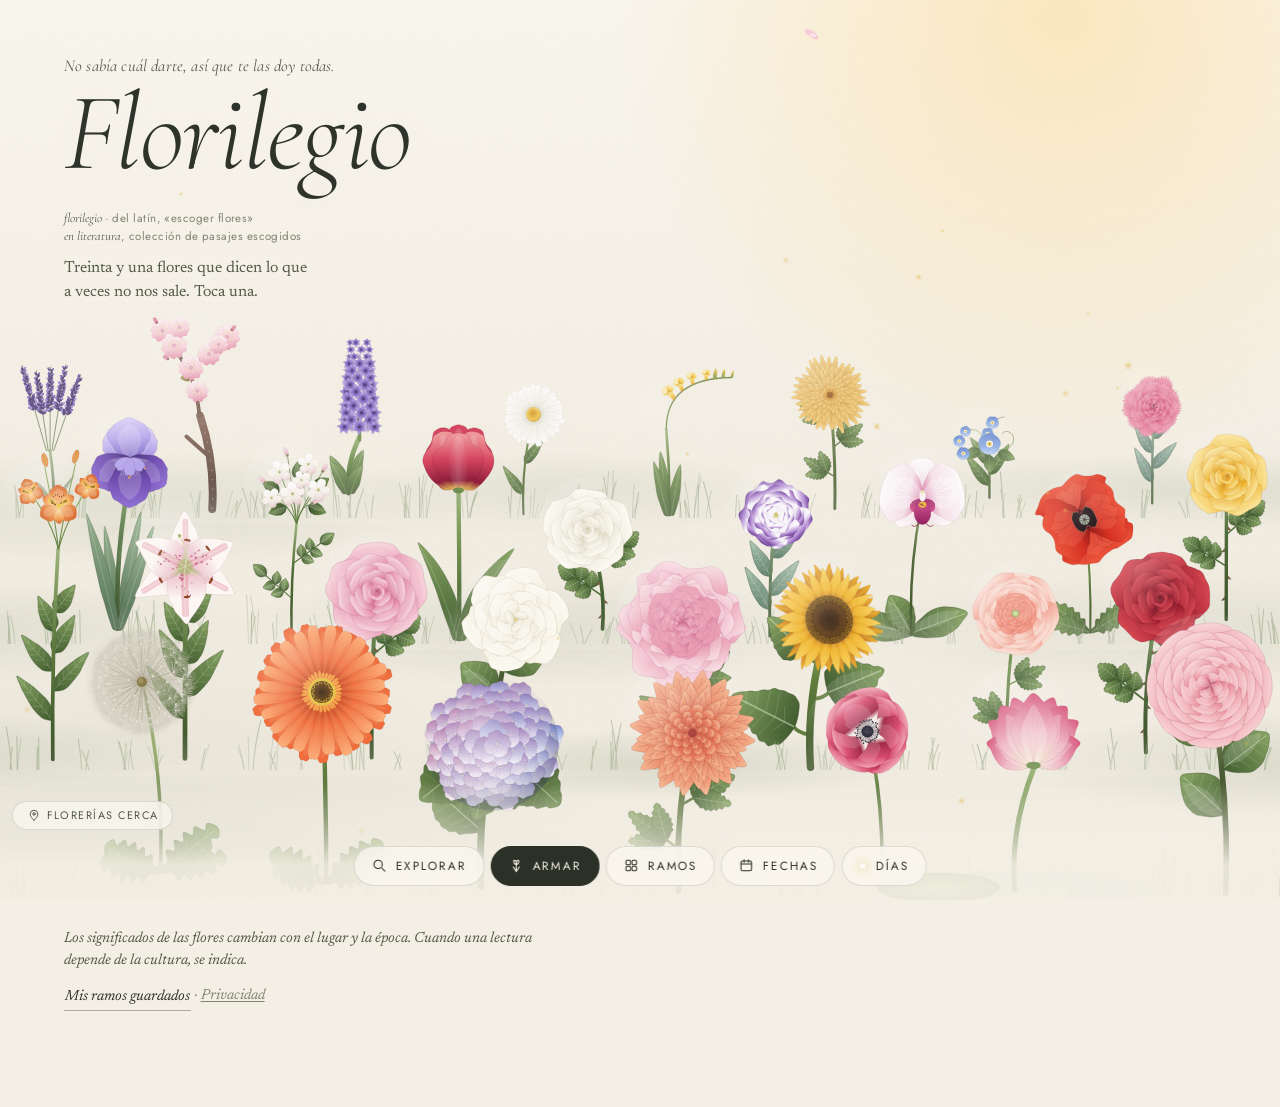
<file: index.html>
<!doctype html>
<html lang="es">
<head>
<meta charset="utf-8">
<meta name="viewport" content="width=device-width, initial-scale=1, viewport-fit=cover">
<title>Florilegio</title>
<meta name="description" content="Para quien quiere regalar flores y no sabe cómo: qué dice cada flor, cómo armar un ramo con ellas y cómo cuidarlo.">
<link rel="icon" href="favicon.svg" type="image/svg+xml">
<link rel="icon" href="favicon.png" type="image/png" sizes="32x32">
<link rel="apple-touch-icon" href="apple-touch-icon.png">
<link rel="preload" href="fonts/cormorant-italic-latin.woff2" as="font" type="font/woff2" crossorigin>
<link rel="preload" href="fonts/newsreader-normal-latin.woff2" as="font" type="font/woff2" crossorigin>
<link rel="preload" href="fonts/jost-normal-latin.woff2" as="font" type="font/woff2" crossorigin>
<link rel="stylesheet" href="css/fonts.css">
<link rel="stylesheet" href="css/styles.css">
<link rel="stylesheet" href="css/atelier.css">
</head>
<body>
<!--BODY-START-->
<div class="sky" aria-hidden="true"></div>

<header class="brand">
  <p class="brand-eyebrow">No sabía cuál darte, así que te las doy todas.</p>
  <h1 class="brand-title">Florilegio</h1>
  <p class="brand-def"><i>florilegio</i> · del latín, «escoger flores»<br><i>en literatura</i>, colección de pasajes escogidos</p>
  <p class="brand-sub"><span id="flowerCount">Treinta y una</span> flores que dicen lo que a&nbsp;veces no nos sale. Toca una.</p>
</header>

<nav class="topnav" aria-label="Secciones">
  <button type="button" id="exploreBtn" class="navbtn" aria-expanded="false" aria-controls="explorer">
    <svg viewBox="0 0 20 20" aria-hidden="true"><circle cx="8.5" cy="8.5" r="5.5"/><path d="M13 13l4.5 4.5"/></svg>
    <span>Explorar</span>
  </button>
  <button type="button" id="atelierBtn" class="navbtn navbtn--primary">
    <svg viewBox="0 0 20 20" aria-hidden="true"><path d="M10 18V9M10 9c-3-1-4-4-3-6 2 0 4 2 3 6zM10 9c3-1 4-4 3-6-2 0-4 2-3 6zM6 12l4 6 4-6"/></svg>
    <span>Armar<span class="navlong"> ramo</span></span>
  </button>
  <button type="button" id="showcaseBtn" class="navbtn">
    <svg viewBox="0 0 20 20" aria-hidden="true"><rect x="3" y="3" width="6" height="6" rx="1.5"/><rect x="11" y="3" width="6" height="6" rx="1.5"/><rect x="3" y="11" width="6" height="6" rx="1.5"/><rect x="11" y="11" width="6" height="6" rx="1.5"/></svg>
    <span>Ramos<span class="navlong"> populares</span></span>
  </button>
  <button type="button" id="fechasBtn" class="navbtn">
    <svg viewBox="0 0 20 20" aria-hidden="true"><rect x="3" y="4" width="14" height="13" rx="2"/><path d="M3 8h14M7 2.5V5.5M13 2.5V5.5"/></svg>
    <span>Fechas</span>
  </button>
  <button type="button" id="daysBtn" class="navbtn navbtn--days">
    <i class="days-dot" aria-hidden="true"></i>
    <span><span class="navlong">Esos </span>días<span class="navlong"> que no hubo</span></span>
  </button>
</nav>

<main id="garden" class="garden" aria-label="Jardín de flores">
  <svg id="ground" class="ground" aria-hidden="true"></svg>
</main>

<canvas id="ambient" class="ambient" aria-hidden="true"></canvas>
<div class="grain" aria-hidden="true"></div>

<div id="filterPill" class="filter-pill" hidden>
  <span id="filterPillText"></span>
  <button type="button" id="filterClear" aria-label="Quitar filtro">
    <svg viewBox="0 0 16 16" aria-hidden="true"><path d="M4 4l8 8M12 4l-8 8"/></svg>
  </button>
</div>

<footer class="colophon">
  <p>Los significados de las flores cambian con el lugar y la época. Cuando una lectura depende de la cultura, se indica.</p>
  <p class="colophon-doors"><button type="button" class="textlink" id="footMine">Mis ramos guardados</button> · <a href="privacidad.html">Privacidad</a></p>
</footer>

<!-- Explorador discreto -->
<div id="exScrim" class="ex-scrim" hidden></div>
<aside id="explorer" class="explorer" aria-label="Explorar flores" hidden>
  <div class="ex-head">
    <h2>Explorar el jardín</h2>
    <button type="button" class="iconbtn" id="exClose" aria-label="Cerrar">
      <svg viewBox="0 0 16 16" aria-hidden="true"><path d="M4 4l8 8M12 4l-8 8"/></svg>
    </button>
  </div>
  <label class="ex-search">
    <span class="sr">Buscar una flor</span>
    <svg viewBox="0 0 20 20" aria-hidden="true"><circle cx="8.5" cy="8.5" r="5.5"/><path d="M13 13l4.5 4.5"/></svg>
    <input id="exSearch" type="search" autocomplete="off" placeholder="Nombre, especie o sentimiento">
  </label>
  <div class="ex-group">
    <p class="label">Lo que quieres decir</p>
    <div class="chips" id="chipsMeaning"></div>
  </div>
  <div class="ex-group">
    <p class="label">Color</p>
    <div class="chips" id="chipsColor"></div>
  </div>
  <div class="ex-group">
    <p class="label">Estación</p>
    <div class="chips" id="chipsSeason"></div>
  </div>
  <p class="ex-count" id="exCount" aria-live="polite"></p>
  <ul class="ex-list" id="exList"></ul>
</aside>

<!-- Flor en primer plano -->
<section id="focus" class="focus" role="dialog" aria-modal="true" aria-labelledby="focusName" hidden>
  <div class="focus-backdrop" id="focusBackdrop"></div>
  <canvas id="fx" class="fx" aria-hidden="true"></canvas>
  <div class="focus-scroll" id="focusScroll">
    <div class="stage" id="stage">
      <div class="stage-slot" id="stageSlot"></div>
      <p class="stage-hint" id="stageHint"></p>
    </div>
    <article class="card" id="card"></article>
  </div>
  <div class="focus-controls">
    <button type="button" class="iconbtn" id="focusPrev" aria-label="Flor anterior">
      <svg viewBox="0 0 16 16" aria-hidden="true"><path d="M10 3L5 8l5 5"/></svg>
    </button>
    <button type="button" class="iconbtn" id="focusNext" aria-label="Flor siguiente">
      <svg viewBox="0 0 16 16" aria-hidden="true"><path d="M6 3l5 5-5 5"/></svg>
    </button>
    <button type="button" class="iconbtn" id="focusClose" aria-label="Volver al jardín">
      <svg viewBox="0 0 16 16" aria-hidden="true"><path d="M4 4l8 8M12 4l-8 8"/></svg>
    </button>
  </div>
</section>

<!-- Esos días que no hubo -->
<section id="days" class="days" aria-labelledby="daysTitle" tabindex="-1" hidden>
  <canvas id="daysFx" class="days-fx" aria-hidden="true"></canvas>
  <div class="days-inner">
    <h2 class="days-title" id="daysTitle">Esos días que no hubo</h2>
    <button type="button" class="days-flower" id="daysFlower" aria-label="Abrir la rosa blanca"></button>
    <p class="days-hint" id="daysHint">toca la flor</p>
    <div class="days-text" id="daysText" aria-live="polite"></div>
    <figure class="days-final" id="daysFinal">
      <p class="days-coda">Y si alguna vez no estuve a la altura de lo que esperaban de mí, de verdad lo lamento. Pero puedo asegurarles algo: nunca me faltó amor ni cariño para dar.</p>
      <p class="days-hand">Escrito a mano. Para todos a quienes les fallé, para quien pensó tanto que olvidó sentir, y para quien nunca recibió flores y quizá siempre las esperó.</p>
      <p class="days-sign">S.S.</p>
    </figure>
  </div>
  <button type="button" class="days-back" id="daysBack">Volver al jardín</button>
</section>

<!-- Taller de ramos -->
<section id="atelier" class="sheet atelier" role="dialog" aria-modal="true" aria-labelledby="atTitle" hidden>
  <header class="sheet-head">
    <div>
      <p class="eyebrow">Taller</p>
      <h2 id="atTitle">Arma tu ramo</h2>
    </div>
    <div class="sheet-actions">
      <button type="button" class="pillbtn" id="atMine"><svg viewBox="0 0 20 20" aria-hidden="true"><path d="M5.5 3h9v14l-4.5-3.2L5.5 17z"/></svg>Mis ramos</button>
      <button type="button" class="iconbtn" id="atClose" aria-label="Cerrar el taller">
        <svg viewBox="0 0 16 16" aria-hidden="true"><path d="M4 4l8 8M12 4l-8 8"/></svg>
      </button>
    </div>
  </header>
  <div class="at-grid">
    <div class="at-palette">
      <section class="at-compose" aria-labelledby="atComposeTitle">
        <p class="label" id="atComposeTitle">Desde lo que sientes</p>
        <label class="sr" for="atIntent">Qué quieres decir con el ramo</label>
        <textarea id="atIntent" rows="3" maxlength="500" placeholder="Ej.: quiero agradecerle a mi abuela todo lo que hace por mí"></textarea>
        <details class="at-fold at-fine" id="atFine">
          <summary><span class="at-fold-name">Afinar</span><small class="at-fold-sum" id="atFineSum">sentimientos, ocasión y mascotas</small><svg class="at-chev" viewBox="0 0 16 16" aria-hidden="true"><path d="M4 6l4 4 4-4"/></svg></summary>
          <div class="at-fold-body">
            <div class="chips chips--small" id="atFeelings" role="group" aria-label="Sentimientos"></div>
            <div class="at-row">
              <label class="sr" for="atOccasion">Ocasión</label>
              <select id="atOccasion"></select>
              <label class="check"><input type="checkbox" id="atPetSafe"> Sin tóxicas para mascotas</label>
            </div>
          </div>
        </details>
        <div class="at-row">
          <button type="button" class="pillbtn pillbtn--solid" id="atPropose"><svg viewBox="0 0 20 20" aria-hidden="true"><path d="M10 2.5l1.6 4.4 4.4 1.6-4.4 1.6L10 14.5l-1.6-4.4L4 8.5l4.4-1.6zM15.5 13l.7 1.8 1.8.7-1.8.7-.7 1.8-.7-1.8-1.8-.7 1.8-.7z"/></svg>Proponer un ramo</button>
          <button type="button" class="pillbtn" id="atAnother" hidden>Otra opción</button>
        </div>
        <div class="at-rationale" id="atRationale" aria-live="polite"></div>
      </section>
      <details class="at-pick at-fold at-card-fold" id="atPickFold">
        <summary><span class="label">O elige flor por flor</span><small class="at-fold-sum">buscar y sumar tallos</small><svg class="at-chev" viewBox="0 0 16 16" aria-hidden="true"><path d="M4 6l4 4 4-4"/></svg></summary>
        <div class="at-fold-body">
          <label class="ex-search">
            <span class="sr">Buscar flor o follaje</span>
            <svg viewBox="0 0 20 20" aria-hidden="true"><circle cx="8.5" cy="8.5" r="5.5"/><path d="M13 13l4.5 4.5"/></svg>
            <input id="atSearch" type="search" autocomplete="off" placeholder="Nombre, color o sentimiento">
          </label>
          <div class="chips chips--small" id="atRoles" role="group" aria-label="Filtrar por papel en el ramo"></div>
          <ul class="at-items" id="atItems"></ul>
        </div>
      </details>
    </div>
    <div class="at-stage">
      <div class="at-canvas" id="atCanvas"></div>
      <p class="at-count" id="atCount" aria-live="polite"></p>
      <details class="at-fold at-dress-fold" id="atDressFold">
        <summary><span class="at-fold-name">Envoltorio y cinta</span><small class="at-fold-sum" id="atDressSum"></small><svg class="at-chev" viewBox="0 0 16 16" aria-hidden="true"><path d="M4 6l4 4 4-4"/></svg></summary>
        <div class="at-dress at-fold-body">
          <div><p class="mini">Envoltorio</p><div class="chips chips--small" id="atWraps"></div><div class="swatches" id="atWrapColors"></div></div>
          <div><p class="mini">Cinta</p><div class="swatches" id="atRibbons"></div></div>
        </div>
      </details>
    </div>
    <div class="at-side">
      <section class="at-reading">
        <p class="label">Qué dice tu ramo</p>
        <div id="atReading"></div>
      </section>
      <details class="at-card" id="atCardFold">
        <summary><span class="label">Tarjeta</span><span class="at-opt">nombre, para, mensaje y de</span>
          <svg class="at-chev" viewBox="0 0 16 16" aria-hidden="true"><path d="M4 6l4 4 4-4"/></svg></summary>
        <div class="at-card-body">
          <label class="field"><span>Nombre del ramo</span><input id="atName" maxlength="80" autocomplete="off"></label>
          <label class="field"><span>Para</span><input id="atTo" maxlength="60" autocomplete="off"></label>
          <label class="field"><span>Mensaje</span><textarea id="atMsg" maxlength="280" rows="3"></textarea></label>
          <label class="field"><span>De</span><input id="atFrom" maxlength="60" autocomplete="off"></label>
        </div>
      </details>
      <section class="at-finish" aria-labelledby="atFinishTitle">
        <p class="label" id="atFinishTitle">Cuando esté listo</p>
        <button type="button" class="pillbtn pillbtn--solid at-share" id="atShare">
          <svg viewBox="0 0 20 20" aria-hidden="true"><path d="M8.5 11.5a3.5 3.5 0 0 0 5 0l2.5-2.5a3.5 3.5 0 0 0-5-5l-1 1"/><path d="M11.5 8.5a3.5 3.5 0 0 0-5 0L4 11a3.5 3.5 0 0 0 5 5l1-1"/></svg>
          Compartir enlace</button>
        <ul class="at-tools">
          <li><button type="button" class="at-tool" id="atSave">
            <svg viewBox="0 0 20 20" aria-hidden="true"><path d="M5.5 3h9v14l-4.5-3.2L5.5 17z"/></svg>
            <span><b>Guardar</b><small>En Mis ramos, en este navegador</small></span></button></li>
          <li><button type="button" class="at-tool" id="atGift">
            <svg viewBox="0 0 20 20" aria-hidden="true"><rect x="3" y="8" width="14" height="9" rx="1.5"/><path d="M2.5 5.5h15V8h-15zM10 5.5V17M10 5.5C8.5 2.5 5.5 3 6.5 5.5M10 5.5c1.5-3 4.5-2.5 3.5 0"/></svg>
            <span><b>Ver como regalo</b><small>Así lo verá quien lo reciba</small></span></button></li>
          <li><button type="button" class="at-tool" id="atRecipe">
            <svg viewBox="0 0 20 20" aria-hidden="true"><rect x="4" y="3" width="12" height="15" rx="1.5"/><path d="M7.5 3V2h5v1M7 8h6M7 11h6M7 14h4"/></svg>
            <span><b>Receta para la florería</b><small>Qué pedir y cuánto</small></span></button></li>
          <li><button type="button" class="at-tool" id="atNearby" data-nearby>
            <svg viewBox="0 0 20 20" aria-hidden="true"><path d="M10 17.5s5.5-4.8 5.5-8.7a5.5 5.5 0 0 0-11 0c0 3.9 5.5 8.7 5.5 8.7z"/><circle cx="10" cy="8.6" r="1.7"/></svg>
            <span><b data-nearby-label>Florerías cerca</b><small>El mapa con las más cercanas a ti</small></span></button></li>
        </ul>
        <div class="at-dl" role="group" aria-labelledby="atDlLabel">
          <span class="mini" id="atDlLabel">Descargar con todos los detalles</span>
          <div class="at-dl-btns">
            <button type="button" class="pillbtn" id="atPng"><svg viewBox="0 0 20 20" aria-hidden="true"><rect x="3" y="4" width="14" height="12" rx="1.5"/><circle cx="7.5" cy="8.5" r="1.3"/><path d="M3.5 14.5l4-4 3 3 2-2 4 3.5"/></svg>Imagen</button>
            <button type="button" class="pillbtn" id="atPdf"><svg viewBox="0 0 20 20" aria-hidden="true"><path d="M5 2.5h7l3.5 3.5v11.5H5z"/><path d="M12 2.5V6h3.5M10 9v5.5M7.5 12l2.5 2.5 2.5-2.5"/></svg>PDF</button>
          </div>
        </div>
      </section>
      <p class="toast" id="atToast" role="status"></p>
    </div>
  </div>
  <div class="at-mine" id="atMineList" hidden>
    <div class="at-mine-head">
      <h3>Mis ramos</h3>
      <button type="button" class="iconbtn" id="atMineClose" aria-label="Cerrar Mis ramos">
        <svg viewBox="0 0 16 16" aria-hidden="true"><path d="M4 4l8 8M12 4l-8 8"/></svg>
      </button>
    </div>
    <button type="button" class="pillbtn" id="atNew">Empezar un ramo nuevo</button>
    <ul class="mine-list" id="atMineItems"></ul>
  </div>
  <div class="at-mine at-recipe" id="atRecipeBox" hidden>
    <div class="at-mine-head">
      <h3>Receta para la florería</h3>
      <button type="button" class="iconbtn" id="atRecipeClose" aria-label="Cerrar la receta">
        <svg viewBox="0 0 16 16" aria-hidden="true"><path d="M4 4l8 8M12 4l-8 8"/></svg>
      </button>
    </div>
    <p class="muted">Muéstrala en la florería o envíala por mensaje: dice qué pedir y cuánto.</p>
    <div class="recipe-bq" id="atRecipeBq"></div>
    <div id="atRecipeBody"></div>
    <div class="at-actions">
      <button type="button" class="pillbtn pillbtn--solid" id="atRecipeSend">Copiar la receta</button>
    </div>
    <p class="recipe-fine">«Florerías cerca» abre Google Maps centrado donde estás, si lo permites. Florilegio no guarda tu ubicación.</p>
  </div>
</section>

<!-- Cuándo se regalan flores -->
<section id="calendar" class="sheet calendar" role="dialog" aria-modal="true" aria-labelledby="calTitle" hidden>
  <header class="sheet-head">
    <div>
      <p class="eyebrow">Calendario</p>
      <h2 id="calTitle">Cuándo regalar flores</h2>
    </div>
    <div class="sheet-actions">
      <button type="button" class="iconbtn" id="calClose" aria-label="Cerrar las fechas">
        <svg viewBox="0 0 16 16" aria-hidden="true"><path d="M4 4l8 8M12 4l-8 8"/></svg>
      </button>
    </div>
  </header>
  <div class="cal-find">
    <label class="ex-search"><span class="sr">Buscar una fecha</span><svg viewBox="0 0 20 20" aria-hidden="true"><circle cx="8.5" cy="8.5" r="5.5"/><path d="M13 13l4.5 4.5"/></svg><input id="calSearch" type="search" autocomplete="off" placeholder="Buscar: mayo, cumpleaños, rosa roja…"></label>
  </div>
  <div id="calBody" class="cal-body"></div>
</section>

<!-- Mostrador de ramos populares -->
<section id="showcase" class="sheet showcase" role="dialog" aria-modal="true" aria-labelledby="scTitle" hidden>
  <header class="sheet-head">
    <div>
      <p class="eyebrow">Clásicos y de temporada</p>
      <h2 id="scTitle">Ramos que se regalan</h2>
    </div>
    <div class="sheet-actions">
      <button type="button" class="iconbtn" id="scClose" aria-label="Cerrar el mostrador">
        <svg viewBox="0 0 16 16" aria-hidden="true"><path d="M4 4l8 8M12 4l-8 8"/></svg>
      </button>
    </div>
  </header>
  <div class="sc-filters">
    <label class="ex-search sc-search"><span class="sr">Buscar un ramo</span><svg viewBox="0 0 20 20" aria-hidden="true"><circle cx="8.5" cy="8.5" r="5.5"/><path d="M13 13l4.5 4.5"/></svg><input id="scSearch" type="search" autocomplete="off" placeholder="Buscar: rosas, mamá, perdón…"></label>
    <label class="sc-field"><span>Ocasión</span><select id="scTheme"></select></label>
    <label class="sc-field"><span>Temporada</span><select id="scSeason"></select></label>
    <label class="sc-field"><span>Hemisferio</span><select id="scHemi"></select></label>
    <p class="sc-count" id="scCount" aria-live="polite"></p>
  </div>
  <ul class="sc-grid" id="scGrid"></ul>
</section>

<!-- Un ramo recibido -->
<section id="gift" class="sheet gift-view" role="dialog" aria-modal="true" aria-labelledby="giftTitle" tabindex="-1" hidden>
  <canvas id="giftFx" class="days-fx" aria-hidden="true"></canvas>
  <button type="button" class="iconbtn gift-close" id="giftClose" aria-label="Cerrar">
    <svg viewBox="0 0 16 16" aria-hidden="true"><path d="M4 4l8 8M12 4l-8 8"/></svg>
  </button>
  <div class="gift-inner">
    <p class="eyebrow" id="giftEyebrow"></p>
    <h2 id="giftTitle"></h2>
    <div class="gift-bq" id="giftBq"></div>
    <div class="gift-card" id="giftCard"></div>
    <section class="gift-reading" id="giftReading"></section>
    <section class="gift-care">
      <h3>Cómo cuidarlo</h3>
      <div id="giftCare"></div>
      <button type="button" class="pillbtn" id="giftIcs">Recordatorios para cambiar el agua (.ics)</button>
    </section>
    <section class="gift-recipe" id="giftRecipe">
      <details id="giftRecipeFold">
        <summary>Pedir uno igual en una florería</summary>
        <div id="giftRecipeBody"></div>
        <p class="recipe-fine">«Florerías cerca» abre Google Maps centrado donde estás, si lo permites. Florilegio no guarda tu ubicación.</p>
      </details>
    </section>
    <div class="dl-row" id="giftDl" role="group" aria-labelledby="giftDlLabel">
      <span class="mini" id="giftDlLabel">Guárdalo con todos los detalles</span>
      <button type="button" class="pillbtn" id="giftPng">Imagen</button>
      <button type="button" class="pillbtn" id="giftPdf">PDF</button>
    </div>
    <div class="gift-actions">
      <button type="button" class="pillbtn" id="giftCopy">Armar uno parecido</button>
      <button type="button" class="pillbtn pillbtn--solid" id="giftBack">Ir al jardín</button>
    </div>
  </div>
  <p class="toast" id="giftToast" role="status"></p>
</section>

<script src="js/core.js"></script>
<script src="js/gen/data.js"></script>
<script src="js/catalog.js"></script>
<script src="js/art-a.js"></script>
<script src="js/art-b.js"></script>
<script src="js/art-c.js"></script>
<script src="js/art-stems.js"></script>
<script src="js/particles.js"></script>
<script src="js/layout.js"></script>
<script src="js/garden.js"></script>
<script src="js/care.js"></script>
<script src="js/recipe.js"></script>
<script src="js/focus.js"></script>
<script src="js/explore.js"></script>
<script src="js/days.js"></script>
<script src="js/fechas.js"></script>
<script src="js/bouquet-model.js"></script>
<script src="js/bouquet-art.js"></script>
<script src="js/meaning.js"></script>
<script src="js/intent.js"></script>
<script src="js/compose.js"></script>
<script src="js/plate.js"></script>
<script src="js/atelier.js"></script>
<script src="js/showcase.js"></script>
<script src="js/gift.js"></script>
<script src="js/main.js"></script>
<!--BODY-END-->
</body>
</html>
</file>
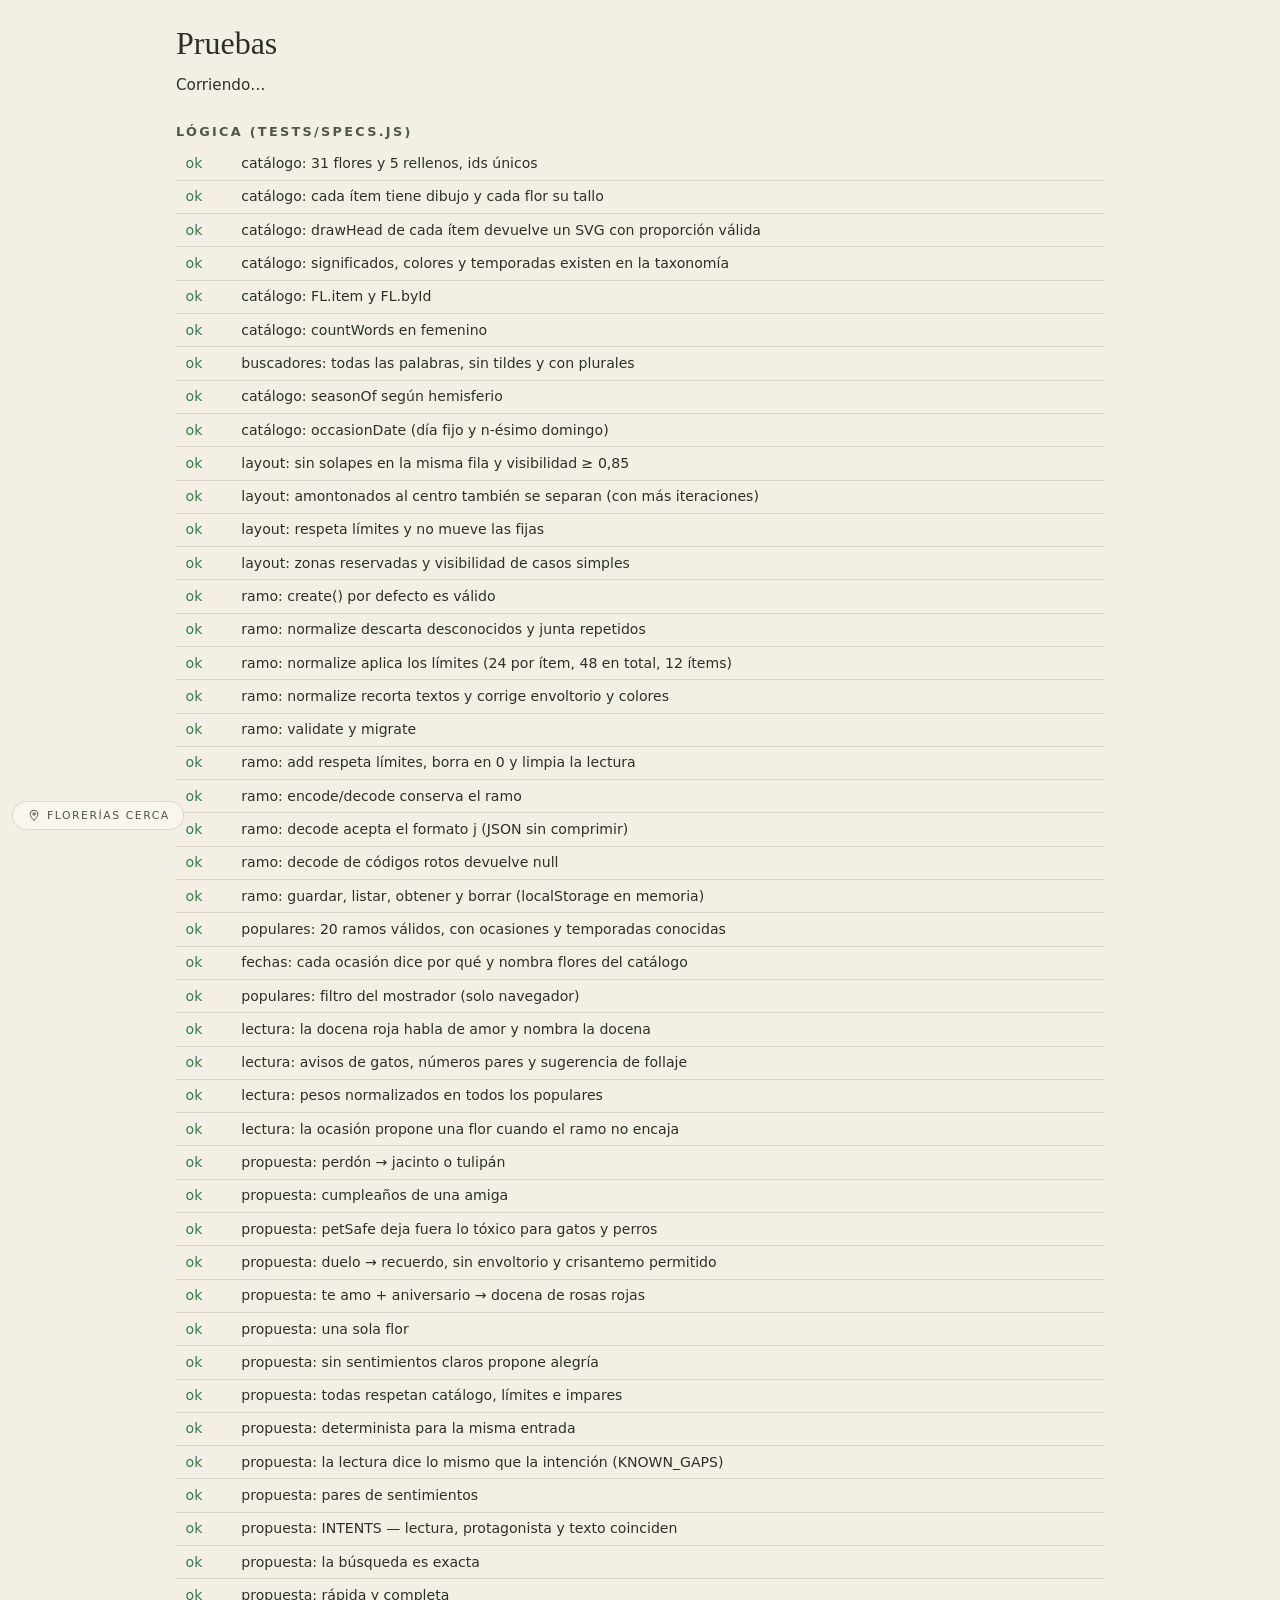
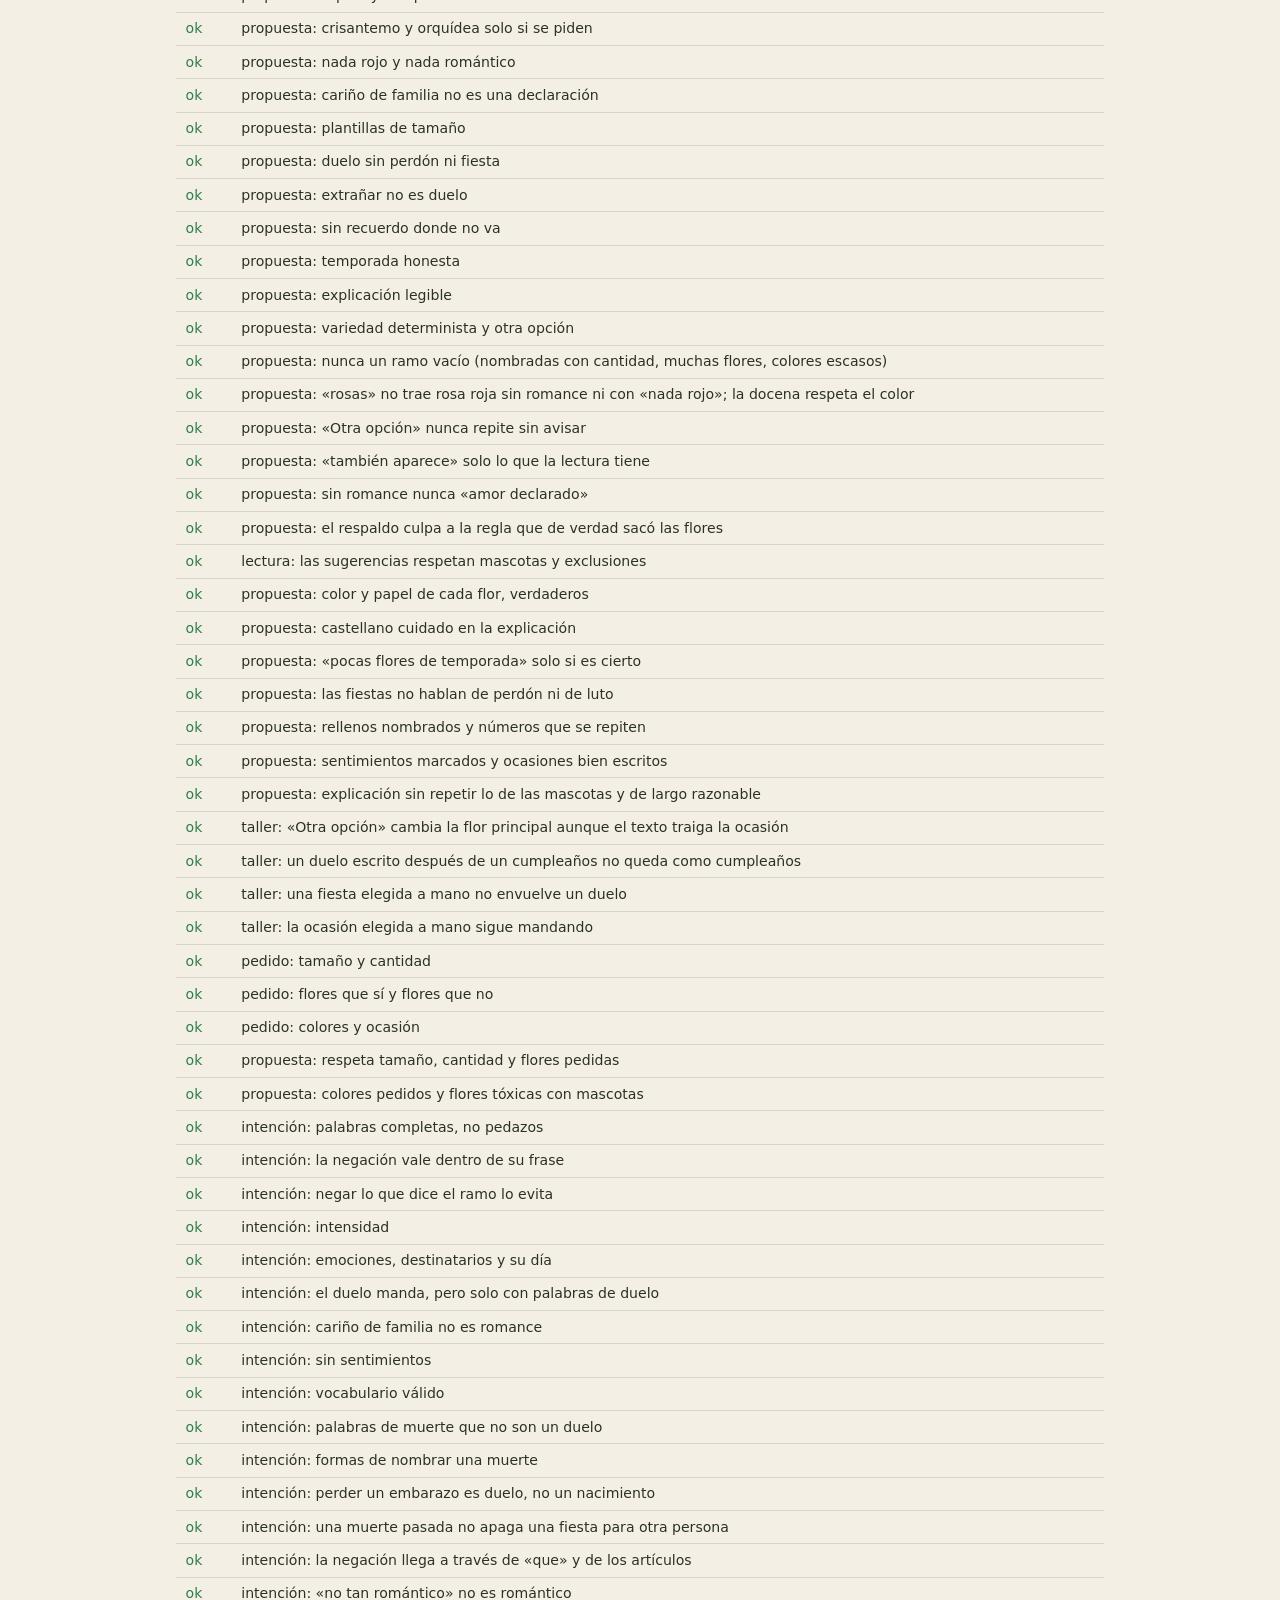
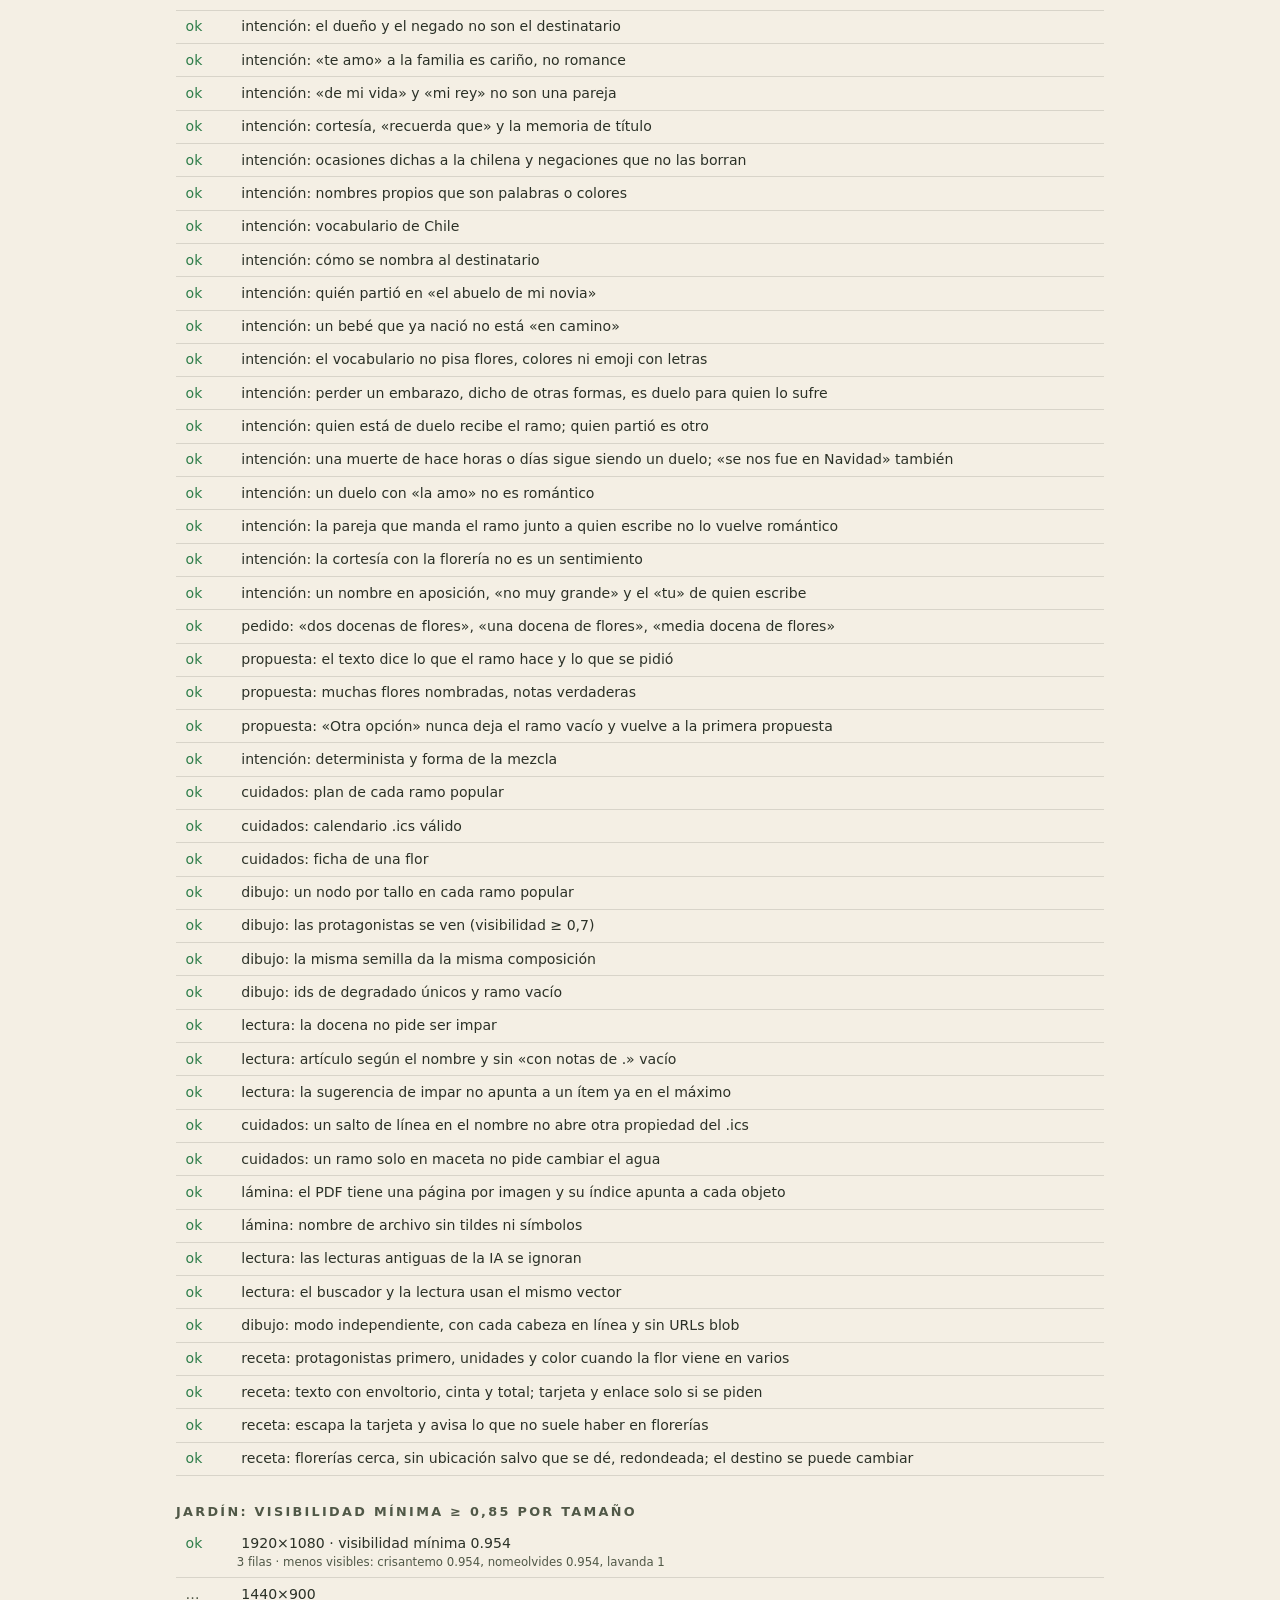
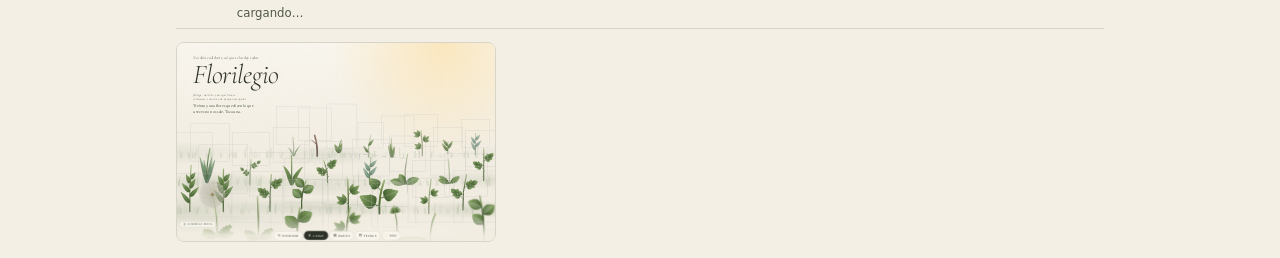
<file: tests/index.html>
<!doctype html>
<html lang="es">
<head>
<meta charset="utf-8">
<meta name="viewport" content="width=device-width, initial-scale=1">
<title>Florilegio · pruebas</title>
<link rel="stylesheet" href="../css/styles.css">
<style>
  body { padding: 16px; font-family: var(--f-ui); max-width: 60rem; margin: 0 auto; }
  h1 { font-family: var(--f-display, inherit); font-weight: 500; margin: 0.2rem 0 0.4rem; }
  h2 { font-size: 0.8rem; letter-spacing: 0.18em; text-transform: uppercase; color: var(--ink-2); margin: 1.6rem 0 0.4rem; }
  .sum { margin: 0; font-size: 0.95rem; }
  .sum.ok { color: #2f7d4a; } .sum.fail { color: #c0392b; }
  ol { list-style: none; padding: 0; margin: 0; font-size: 0.88rem; }
  li { padding: 0.35rem 0.6rem; border-bottom: 1px solid var(--line); overflow-wrap: anywhere; }
  li b { display: inline-block; min-width: 3.2rem; font-weight: 500; }
  li.ok b { color: #2f7d4a; } li.fail b { color: #c0392b; } li.skip b, li.run b { color: var(--ink-2); }
  li.fail { background: rgba(192, 57, 43, 0.07); }
  li small { display: block; margin-left: 3.2rem; color: var(--ink-2); white-space: pre-wrap; }
  #stage { margin-top: 0.8rem; overflow: hidden; border: 1px solid var(--line); border-radius: 8px; }
  #stage:empty { display: none; }
  #stage iframe { border: 0; transform-origin: 0 0; background: var(--paper); }
</style>
</head>
<body>
<h1>Pruebas</h1>
<p class="sum" id="sum">Corriendo…</p>

<h2>Lógica (tests/specs.js)</h2>
<ol id="specs"></ol>

<h2>Jardín: visibilidad mínima ≥ 0,85 por tamaño</h2>
<ol id="garden"></ol>
<div id="stage"></div>

<script src="../js/core.js"></script>
<script src="../js/gen/data.js"></script>
<script src="../js/catalog.js"></script>
<script src="../js/art-a.js"></script>
<script src="../js/art-b.js"></script>
<script src="../js/art-c.js"></script>
<script src="../js/art-stems.js"></script>
<script src="../js/layout.js"></script>
<script src="../js/bouquet-model.js"></script>
<script src="../js/bouquet-art.js"></script>
<script src="../js/meaning.js"></script>
<script src="../js/intent.js"></script>
<script src="../js/compose.js"></script>
<script src="../js/care.js"></script>
<script src="../js/recipe.js"></script>
<script src="../js/plate.js"></script>
<!-- Solo para la prueba del filtro del mostrador (en Node se omite); no toca el DOM al cargar. -->
<script src="../js/showcase.js"></script>
<script src="../js/fechas.js"></script>
<script src="specs.js"></script>
<script>
(function () {
  'use strict';
  const $ = (id) => document.getElementById(id);
  const esc = (s) => String(s).replace(/[&<>"']/g, (c) => ({ '&': '&amp;', '<': '&lt;', '>': '&gt;', '"': '&quot;', "'": '&#39;' })[c]);
  const LABEL = { ok: 'ok', fail: 'FAIL', skip: 'skip', run: '…' };
  const row = (list, status, name, note) => {
    const li = document.createElement('li');
    li.className = status;
    li.innerHTML = '<b>' + LABEL[status] + '</b> ' + esc(name) + (note ? '<small>' + esc(note) + '</small>' : '');
    list.appendChild(li);
    return li;
  };
  const wait = (ms) => new Promise((res) => setTimeout(res, ms));
  const SIZES = [[1920, 1080], [1440, 900], [1280, 720], [1024, 768], [768, 1024], [375, 812]];

  // Carga el sitio en un iframe del mismo origen con ese tamaño y lee el informe del jardín.
  async function gardenAt(w, h) {
    const stage = $('stage'), k = Math.min(1, 320 / w);
    stage.style.width = Math.round(w * k) + 'px';
    stage.style.height = Math.round(h * k) + 'px';
    const fr = document.createElement('iframe');
    fr.width = w; fr.height = h;
    fr.style.transform = 'scale(' + k + ')';
    fr.title = 'Jardín a ' + w + '×' + h;
    const loaded = new Promise((res) => fr.addEventListener('load', res, { once: true }));
    fr.src = '../index.html';
    stage.appendChild(fr);
    try {
      await Promise.race([loaded, wait(15000)]);
      let rep = null;
      for (let t = 0; t < 150 && !rep; t++) {
        try { rep = fr.contentWindow.FL && fr.contentWindow.FL.garden && fr.contentWindow.FL.garden.report; } catch (e) { throw new Error('sin acceso al iframe (¿abierto desde file://? usa tools/serve.py)'); }
        if (!rep) await wait(100);
      }
      if (!rep) throw new Error('el jardín no publicó FL.garden.report');
      await wait(600); // por si un cambio de tamaño rehace el jardín
      rep = fr.contentWindow.FL.garden.report;
      return { minVis: rep.minVis, bands: rep.bands, tall: rep.tall, worst: rep.vis.slice().sort((a, b) => a.v - b.v).slice(0, 3) };
    } finally {
      fr.remove();
    }
  }

  (async () => {
    const specs = $('specs');
    const out = await window.FLTest.run((r) => row(specs, r.status, r.name, r.status === 'ok' ? '' : r.message));
    let gOk = 0, gFail = 0;
    const garden = $('garden');
    for (const [w, h] of SIZES) {
      const name = w + '×' + h;
      const li = row(garden, 'run', name, 'cargando…');
      try {
        const g = await gardenAt(w, h);
        const pass = g.minVis >= 0.85;
        pass ? gOk++ : gFail++;
        li.remove();
        row(garden, pass ? 'ok' : 'fail', name + ' · visibilidad mínima ' + g.minVis.toFixed(3),
          g.bands + ' filas' + (g.tall ? ' · modo alto' : '') + ' · menos visibles: ' + g.worst.map((x) => x.id + ' ' + x.v).join(', '));
      } catch (e) {
        gFail++;
        li.remove();
        row(garden, 'fail', name, e.message);
      }
    }
    const failed = out.failed + gFail;
    const sum = $('sum');
    sum.className = 'sum ' + (failed ? 'fail' : 'ok');
    sum.textContent = (out.passed + gOk) + ' ok, ' + failed + ' fallidas, ' + out.skipped + ' omitidas' +
      ' (lógica: ' + out.passed + '/' + (out.passed + out.failed) + ' · jardín: ' + gOk + '/' + SIZES.length + ')';
    document.title = (failed ? '✗ ' : '✓ ') + 'Florilegio · pruebas';
    window.FLTestDone = { specs: out, garden: { passed: gOk, failed: gFail } };
  })();
})();
</script>
</body>
</html>
</file>
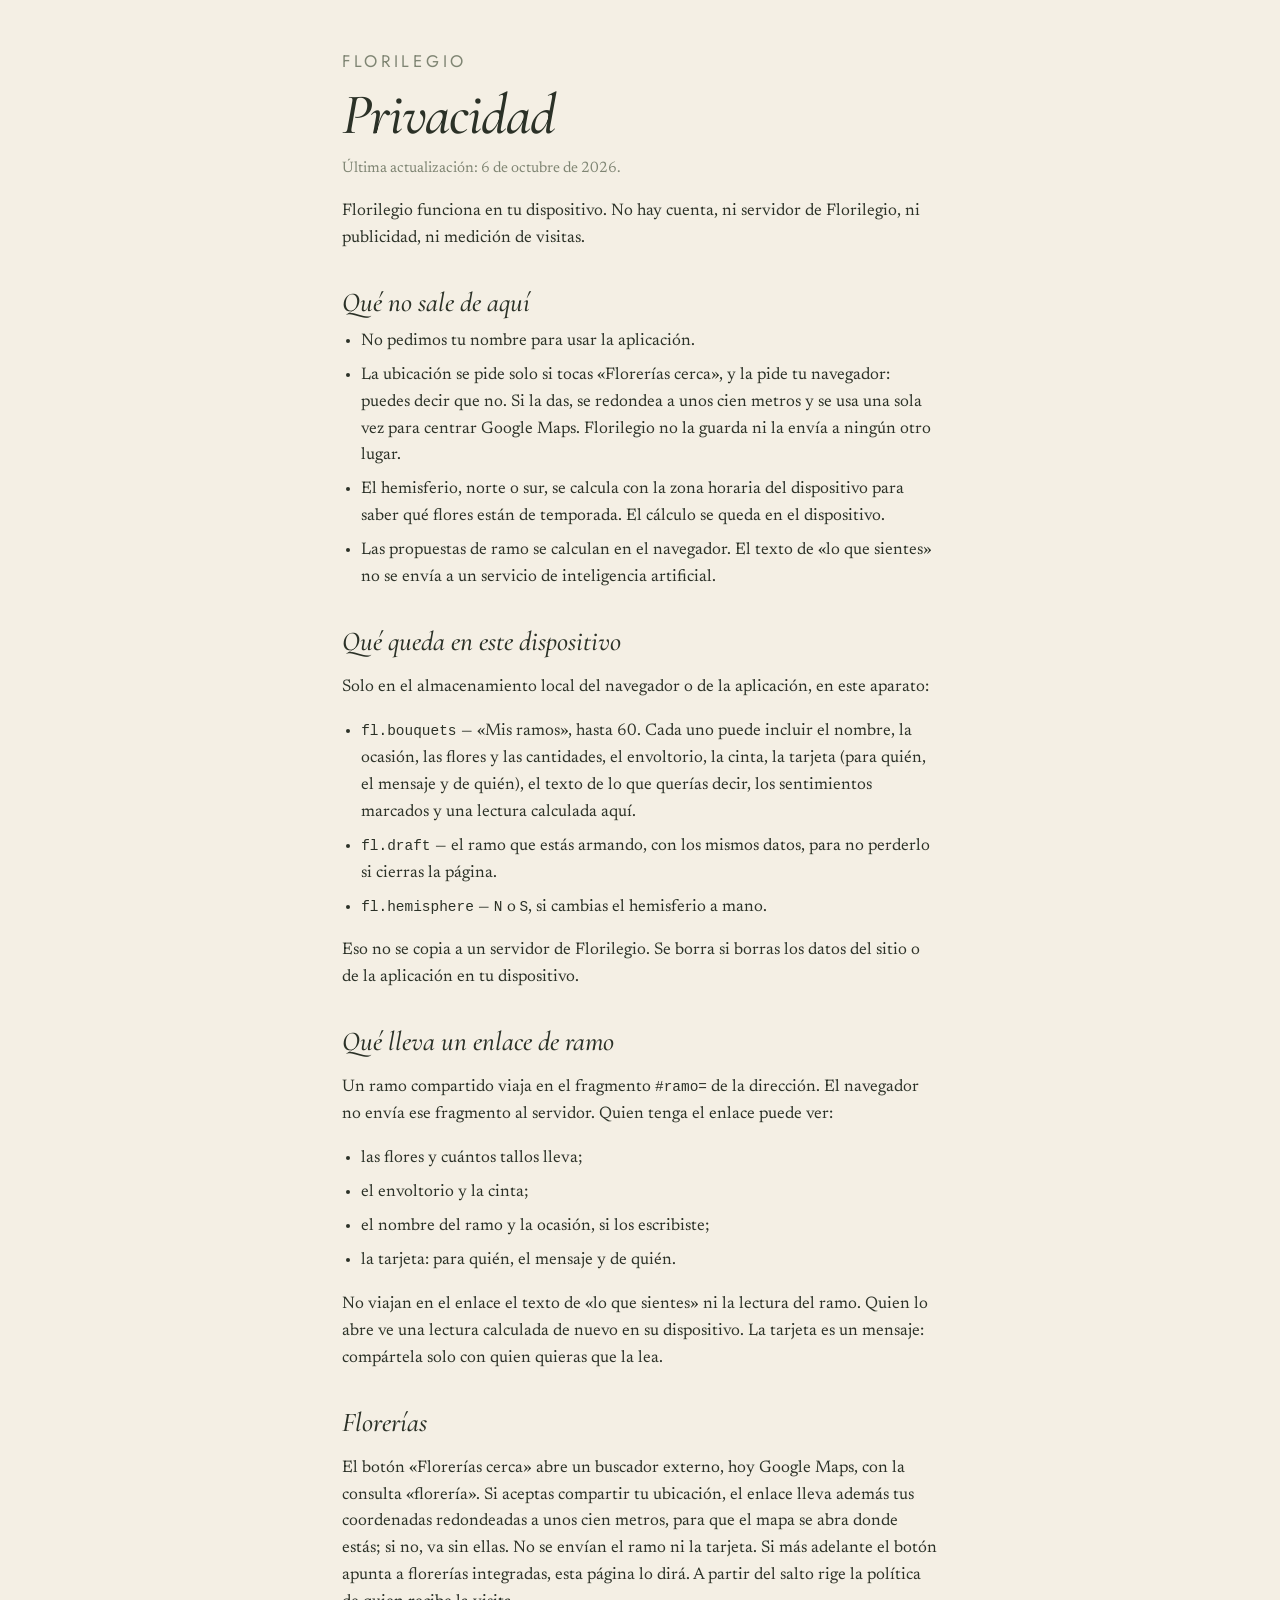
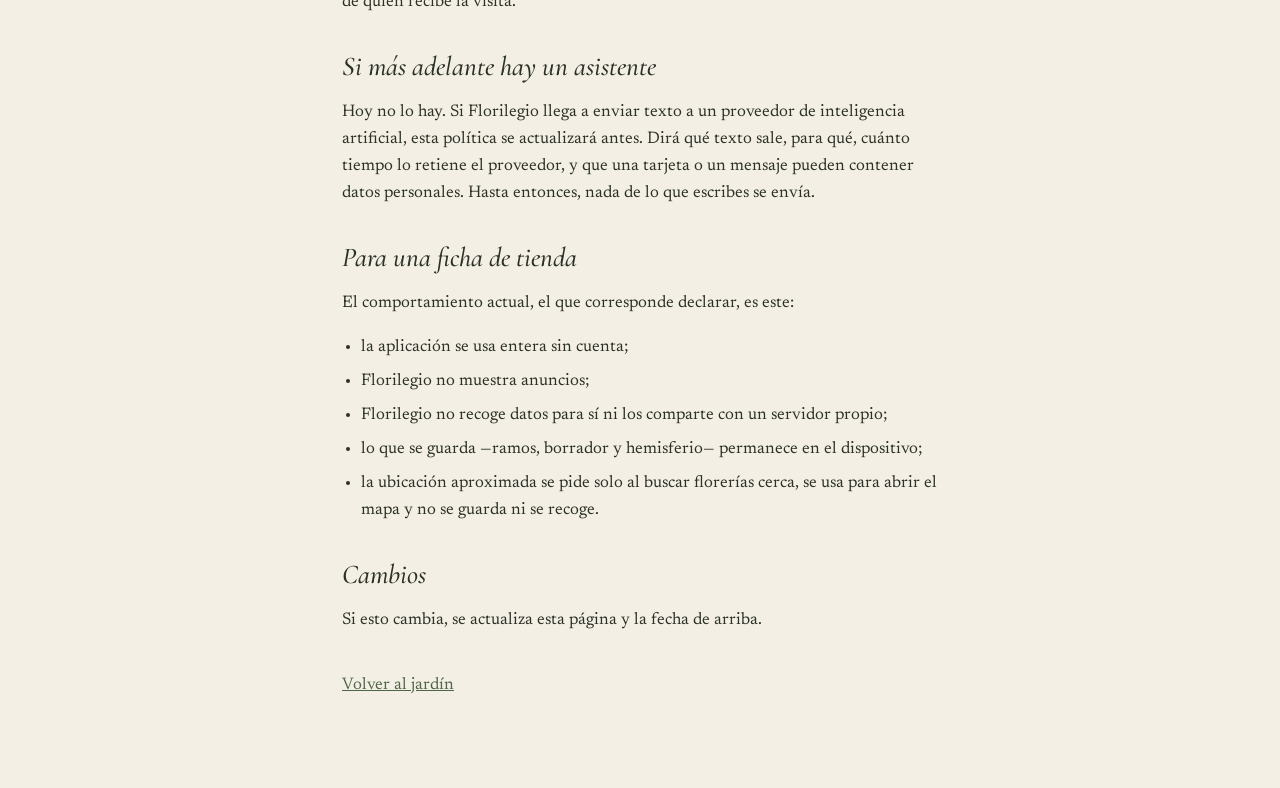
<file: privacidad.html>
<!doctype html>
<html lang="es">
<head>
<meta charset="utf-8">
<meta name="viewport" content="width=device-width, initial-scale=1, viewport-fit=cover">
<title>Privacidad · Florilegio</title>
<meta name="description" content="Qué guarda Florilegio en tu dispositivo, qué viaja en un enlace de ramo y qué no se envía a ningún servidor.">
<link rel="icon" href="favicon.svg" type="image/svg+xml">
<link rel="icon" href="favicon.png" type="image/png" sizes="32x32">
<link rel="apple-touch-icon" href="apple-touch-icon.png">
<link rel="stylesheet" href="css/fonts.css">
<link rel="stylesheet" href="css/styles.css">
<style>
  .legal {
    max-width: 40rem; margin: 0 auto;
    padding: calc(env(safe-area-inset-top, 0px) + 48px) 22px calc(env(safe-area-inset-bottom, 0px) + 72px);
  }
  .legal .eyebrow { margin-bottom: 0.8rem; }
  .legal h1 {
    margin: 0; font-family: var(--f-display); font-weight: 500; font-style: italic;
    font-size: clamp(2.6rem, 7vw, 3.6rem); line-height: 0.95; letter-spacing: -0.02em;
  }
  .legal .updated { margin: 0.9rem 0 0; color: var(--ink-3); font-size: 0.95rem; }
  .legal h2 {
    margin: 2.2rem 0 0.6rem; font-family: var(--f-display); font-weight: 500; font-style: italic;
    font-size: 1.7rem; line-height: 1.15;
  }
  .legal p, .legal li { font-size: 1.05rem; line-height: 1.6; }
  .legal ul { margin: 0.4rem 0 0; padding-left: 1.2rem; }
  .legal li { margin: 0.45rem 0; }
  .legal code { font-family: ui-monospace, "Cascadia Code", Consolas, monospace; font-size: 0.86em; }
  .legal a { color: var(--moss); }
  .legal .back { margin-top: 2.4rem; }
</style>
</head>
<body>
<article class="legal">
  <p class="eyebrow">Florilegio</p>
  <h1>Privacidad</h1>
  <p class="updated">Última actualización: 6 de octubre de 2026.</p>
  <p>Florilegio funciona en tu dispositivo. No hay cuenta, ni servidor de Florilegio, ni publicidad, ni medición de visitas.</p>

  <h2>Qué no sale de aquí</h2>
  <ul>
    <li>No pedimos tu nombre para usar la aplicación.</li>
    <li>La ubicación se pide solo si tocas «Florerías cerca», y la pide tu navegador: puedes decir que no. Si la das, se redondea a unos cien metros y se usa una sola vez para centrar Google Maps. Florilegio no la guarda ni la envía a ningún otro lugar.</li>
    <li>El hemisferio, norte o sur, se calcula con la zona horaria del dispositivo para saber qué flores están de temporada. El cálculo se queda en el dispositivo.</li>
    <li>Las propuestas de ramo se calculan en el navegador. El texto de «lo que sientes» no se envía a un servicio de inteligencia artificial.</li>
  </ul>

  <h2>Qué queda en este dispositivo</h2>
  <p>Solo en el almacenamiento local del navegador o de la aplicación, en este aparato:</p>
  <ul>
    <li><code>fl.bouquets</code> — «Mis ramos», hasta 60. Cada uno puede incluir el nombre, la ocasión, las flores y las cantidades, el envoltorio, la cinta, la tarjeta (para quién, el mensaje y de quién), el texto de lo que querías decir, los sentimientos marcados y una lectura calculada aquí.</li>
    <li><code>fl.draft</code> — el ramo que estás armando, con los mismos datos, para no perderlo si cierras la página.</li>
    <li><code>fl.hemisphere</code> — <code>N</code> o <code>S</code>, si cambias el hemisferio a mano.</li>
  </ul>
  <p>Eso no se copia a un servidor de Florilegio. Se borra si borras los datos del sitio o de la aplicación en tu dispositivo.</p>

  <h2>Qué lleva un enlace de ramo</h2>
  <p>Un ramo compartido viaja en el fragmento <code>#ramo=</code> de la dirección. El navegador no envía ese fragmento al servidor. Quien tenga el enlace puede ver:</p>
  <ul>
    <li>las flores y cuántos tallos lleva;</li>
    <li>el envoltorio y la cinta;</li>
    <li>el nombre del ramo y la ocasión, si los escribiste;</li>
    <li>la tarjeta: para quién, el mensaje y de quién.</li>
  </ul>
  <p>No viajan en el enlace el texto de «lo que sientes» ni la lectura del ramo. Quien lo abre ve una lectura calculada de nuevo en su dispositivo. La tarjeta es un mensaje: compártela solo con quien quieras que la lea.</p>

  <h2>Florerías</h2>
  <p>El botón «Florerías cerca» abre un buscador externo, hoy Google Maps, con la consulta «florería». Si aceptas compartir tu ubicación, el enlace lleva además tus coordenadas redondeadas a unos cien metros, para que el mapa se abra donde estás; si no, va sin ellas. No se envían el ramo ni la tarjeta. Si más adelante el botón apunta a florerías integradas, esta página lo dirá. A partir del salto rige la política de quien recibe la visita.</p>

  <h2>Si más adelante hay un asistente</h2>
  <p>Hoy no lo hay. Si Florilegio llega a enviar texto a un proveedor de inteligencia artificial, esta política se actualizará antes. Dirá qué texto sale, para qué, cuánto tiempo lo retiene el proveedor, y que una tarjeta o un mensaje pueden contener datos personales. Hasta entonces, nada de lo que escribes se envía.</p>

  <h2>Para una ficha de tienda</h2>
  <p>El comportamiento actual, el que corresponde declarar, es este:</p>
  <ul>
    <li>la aplicación se usa entera sin cuenta;</li>
    <li>Florilegio no muestra anuncios;</li>
    <li>Florilegio no recoge datos para sí ni los comparte con un servidor propio;</li>
    <li>lo que se guarda —ramos, borrador y hemisferio— permanece en el dispositivo;</li>
    <li>la ubicación aproximada se pide solo al buscar florerías cerca, se usa para abrir el mapa y no se guarda ni se recoge.</li>
  </ul>

  <h2>Cambios</h2>
  <p>Si esto cambia, se actualiza esta página y la fecha de arriba.</p>
  <p class="back"><a href="index.html">Volver al jardín</a></p>
</article>
</body>
</html>
</file>
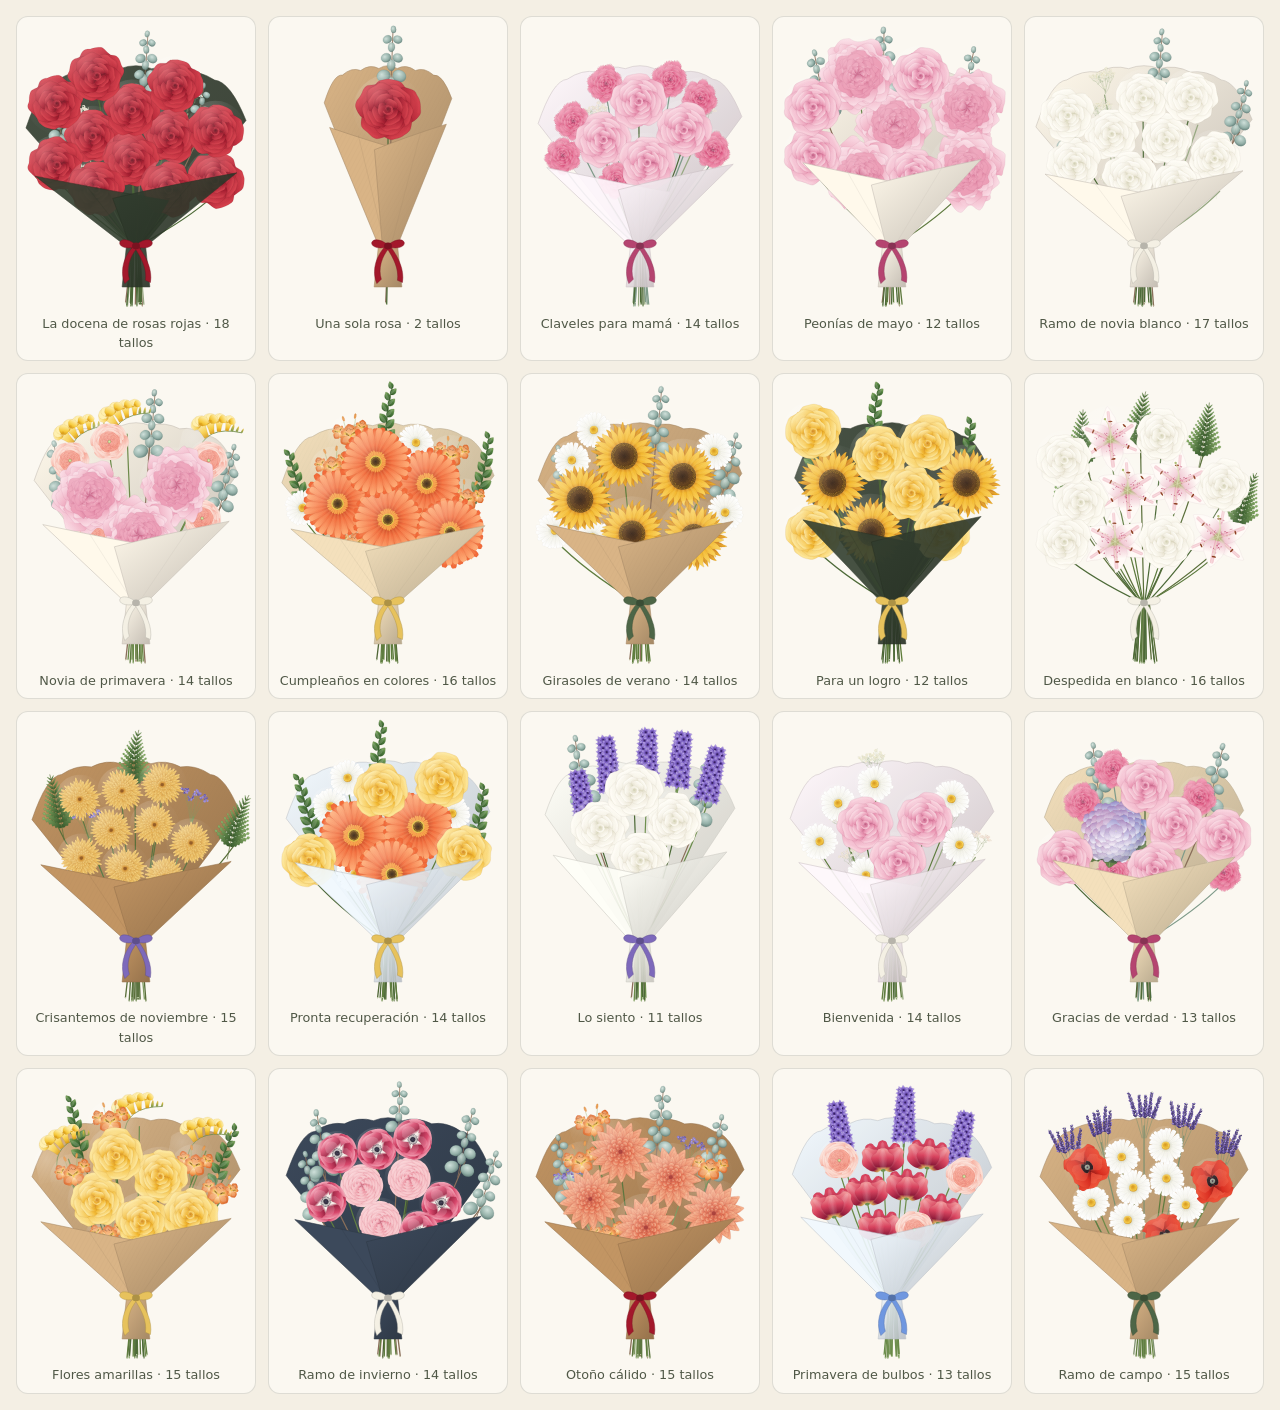
<file: tests/bouquets.html>
<!doctype html>
<html lang="es">
<head>
<meta charset="utf-8">
<meta name="viewport" content="width=device-width, initial-scale=1">
<title>Florilegio · ramos de prueba</title>
<link rel="stylesheet" href="../css/styles.css">
<link rel="stylesheet" href="../css/atelier.css">
<style>
  body { padding: 16px; }
  .grid { display: grid; grid-template-columns: repeat(auto-fill, minmax(220px, 1fr)); gap: 12px; }
  figure { margin: 0; padding: 8px; border: 1px solid var(--line); border-radius: 12px; background: var(--paper-2); }
  figcaption { font-family: var(--f-ui); font-size: 0.8rem; text-align: center; color: var(--ink-2); }
</style>
</head>
<body>
<div class="grid" id="grid"></div>
<script src="../js/core.js"></script>
<script src="../js/gen/data.js"></script>
<script src="../js/catalog.js"></script>
<script src="../js/art-a.js"></script>
<script src="../js/art-b.js"></script>
<script src="../js/art-c.js"></script>
<script src="../js/art-stems.js"></script>
<script src="../js/layout.js"></script>
<script src="../js/bouquet-model.js"></script>
<script src="../js/bouquet-art.js"></script>
<script>
  const FL = window.FL, grid = document.getElementById('grid');
  const only = new URLSearchParams(location.search).get('only');
  grid.innerHTML = FL.popular.filter((p) => !only || only.split(',').includes(p.id)).map((p) => {
    const b = FL.bouquet.create(p);
    return '<figure>' + FL.bouquetArt.render(b).svg + '<figcaption>' + p.name + ' · ' + FL.bouquet.total(b) + ' tallos</figcaption></figure>';
  }).join('');
</script>
</body>
</html>
</file>
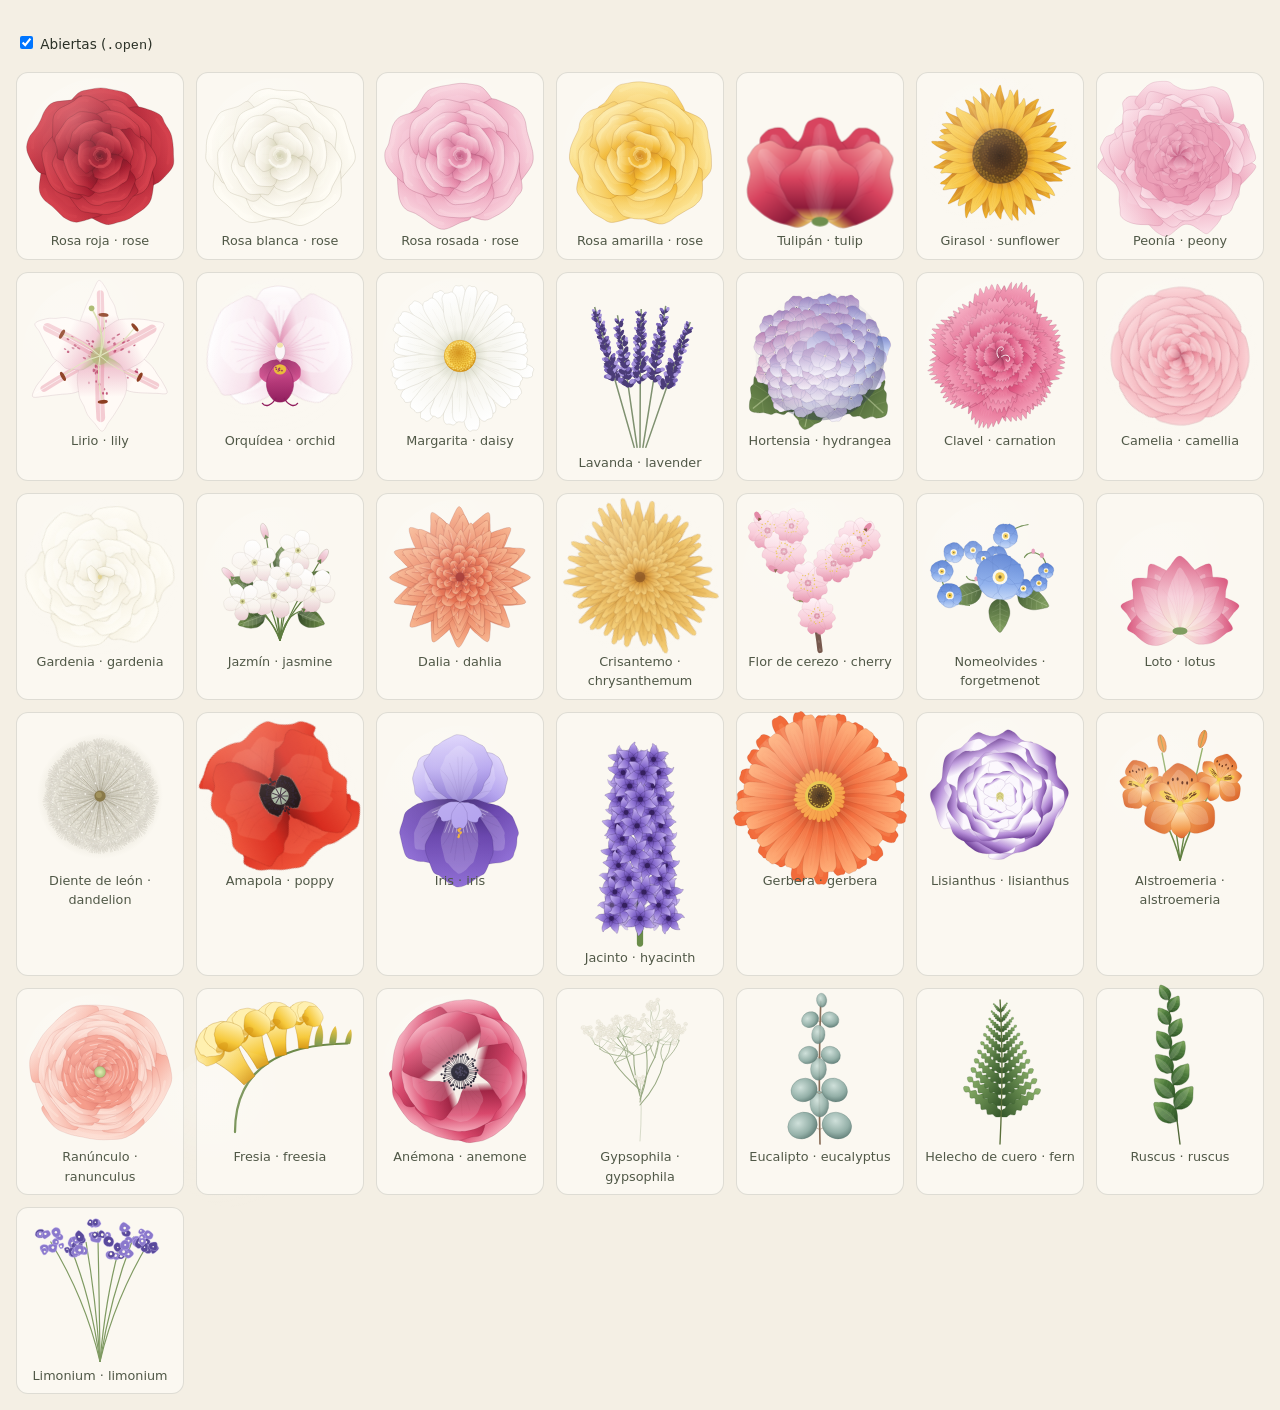
<file: tests/gallery.html>
<!doctype html>
<html lang="es">
<head>
<meta charset="utf-8">
<meta name="viewport" content="width=device-width, initial-scale=1">
<title>Florilegio · galería de dibujos</title>
<link rel="stylesheet" href="../css/styles.css">
<style>
  body { padding: 16px; }
  .grid { display: grid; grid-template-columns: repeat(auto-fill, minmax(150px, 1fr)); gap: 12px; }
  figure { margin: 0; padding: 8px; border: 1px solid var(--line); border-radius: 12px; background: var(--paper-2); }
  figure div { aspect-ratio: 1; display: grid; place-items: center; }
  figure .box { width: 100%; }
  figcaption { font-family: var(--f-ui); font-size: 0.8rem; text-align: center; color: var(--ink-2); }
  label { font-family: var(--f-ui); font-size: 0.85rem; }
</style>
</head>
<body>
<p><label><input type="checkbox" id="open" checked> Abiertas (<code>.open</code>)</label></p>
<div class="grid" id="grid"></div>
<script src="../js/core.js"></script>
<script src="../js/gen/data.js"></script>
<script src="../js/catalog.js"></script>
<script src="../js/art-a.js"></script>
<script src="../js/art-b.js"></script>
<script src="../js/art-c.js"></script>
<script>
  const FL = window.FL, grid = document.getElementById('grid'), open = document.getElementById('open');
  // ?only=gerbera,fresia&size=360 para mirar pocas en grande
  const q = new URLSearchParams(location.search), only = (q.get('only') || '').split(',').filter(Boolean);
  if (q.get('size')) grid.style.gridTemplateColumns = 'repeat(auto-fill, minmax(' + q.get('size') + 'px, 1fr))';
  grid.innerHTML = FL.items.filter((it) => !only.length || only.includes(it.id)).map((it) => {
    const d = FL.drawHead(it);
    return '<figure><div><div class="box" style="aspect-ratio:' + (1 / d.aspect) + '">' + d.svg + '</div></div><figcaption>' + it.name + ' · ' + it.art + '</figcaption></figure>';
  }).join('');
  const sync = () => grid.querySelectorAll('.fh').forEach((s) => s.classList.toggle('open', open.checked));
  open.addEventListener('change', sync);
  requestAnimationFrame(() => requestAnimationFrame(sync));
</script>
</body>
</html>
</file>
<file: css/fonts.css>
/* Tipografías servidas desde el mismo sitio (OFL, ver fonts/OFL.txt): Cormorant, Jost y Newsreader en fuentes
 * variables, solo los alfabetos latinos. El navegador baja latin-ext solo si una página usa esos caracteres. */
@font-face { font-family: 'Cormorant'; font-style: italic; font-weight: 300 500; font-display: swap; src: url(../fonts/cormorant-italic-latin-ext.woff2) format('woff2'); unicode-range: U+0100-02BA, U+02BD-02C5, U+02C7-02CC, U+02CE-02D7, U+02DD-02FF, U+0304, U+0308, U+0329, U+1D00-1DBF, U+1E00-1E9F, U+1EF2-1EFF, U+2020, U+20A0-20AB, U+20AD-20C0, U+2113, U+2C60-2C7F, U+A720-A7FF; }
@font-face { font-family: 'Cormorant'; font-style: italic; font-weight: 300 500; font-display: swap; src: url(../fonts/cormorant-italic-latin.woff2) format('woff2'); unicode-range: U+0000-00FF, U+0131, U+0152-0153, U+02BB-02BC, U+02C6, U+02DA, U+02DC, U+0304, U+0308, U+0329, U+2000-206F, U+20AC, U+2122, U+2191, U+2193, U+2212, U+2215, U+FEFF, U+FFFD; }
@font-face { font-family: 'Cormorant'; font-style: normal; font-weight: 400 600; font-display: swap; src: url(../fonts/cormorant-normal-latin-ext.woff2) format('woff2'); unicode-range: U+0100-02BA, U+02BD-02C5, U+02C7-02CC, U+02CE-02D7, U+02DD-02FF, U+0304, U+0308, U+0329, U+1D00-1DBF, U+1E00-1E9F, U+1EF2-1EFF, U+2020, U+20A0-20AB, U+20AD-20C0, U+2113, U+2C60-2C7F, U+A720-A7FF; }
@font-face { font-family: 'Cormorant'; font-style: normal; font-weight: 400 600; font-display: swap; src: url(../fonts/cormorant-normal-latin.woff2) format('woff2'); unicode-range: U+0000-00FF, U+0131, U+0152-0153, U+02BB-02BC, U+02C6, U+02DA, U+02DC, U+0304, U+0308, U+0329, U+2000-206F, U+20AC, U+2122, U+2191, U+2193, U+2212, U+2215, U+FEFF, U+FFFD; }
@font-face { font-family: 'Jost'; font-style: normal; font-weight: 300 500; font-display: swap; src: url(../fonts/jost-normal-latin-ext.woff2) format('woff2'); unicode-range: U+0100-02BA, U+02BD-02C5, U+02C7-02CC, U+02CE-02D7, U+02DD-02FF, U+0304, U+0308, U+0329, U+1D00-1DBF, U+1E00-1E9F, U+1EF2-1EFF, U+2020, U+20A0-20AB, U+20AD-20C0, U+2113, U+2C60-2C7F, U+A720-A7FF; }
@font-face { font-family: 'Jost'; font-style: normal; font-weight: 300 500; font-display: swap; src: url(../fonts/jost-normal-latin.woff2) format('woff2'); unicode-range: U+0000-00FF, U+0131, U+0152-0153, U+02BB-02BC, U+02C6, U+02DA, U+02DC, U+0304, U+0308, U+0329, U+2000-206F, U+20AC, U+2122, U+2191, U+2193, U+2212, U+2215, U+FEFF, U+FFFD; }
@font-face { font-family: 'Newsreader'; font-style: italic; font-weight: 300 500; font-display: swap; src: url(../fonts/newsreader-italic-latin-ext.woff2) format('woff2'); unicode-range: U+0100-02BA, U+02BD-02C5, U+02C7-02CC, U+02CE-02D7, U+02DD-02FF, U+0304, U+0308, U+0329, U+1D00-1DBF, U+1E00-1E9F, U+1EF2-1EFF, U+2020, U+20A0-20AB, U+20AD-20C0, U+2113, U+2C60-2C7F, U+A720-A7FF; }
@font-face { font-family: 'Newsreader'; font-style: italic; font-weight: 300 500; font-display: swap; src: url(../fonts/newsreader-italic-latin.woff2) format('woff2'); unicode-range: U+0000-00FF, U+0131, U+0152-0153, U+02BB-02BC, U+02C6, U+02DA, U+02DC, U+0304, U+0308, U+0329, U+2000-206F, U+20AC, U+2122, U+2191, U+2193, U+2212, U+2215, U+FEFF, U+FFFD; }
@font-face { font-family: 'Newsreader'; font-style: normal; font-weight: 300 500; font-display: swap; src: url(../fonts/newsreader-normal-latin-ext.woff2) format('woff2'); unicode-range: U+0100-02BA, U+02BD-02C5, U+02C7-02CC, U+02CE-02D7, U+02DD-02FF, U+0304, U+0308, U+0329, U+1D00-1DBF, U+1E00-1E9F, U+1EF2-1EFF, U+2020, U+20A0-20AB, U+20AD-20C0, U+2113, U+2C60-2C7F, U+A720-A7FF; }
@font-face { font-family: 'Newsreader'; font-style: normal; font-weight: 300 500; font-display: swap; src: url(../fonts/newsreader-normal-latin.woff2) format('woff2'); unicode-range: U+0000-00FF, U+0131, U+0152-0153, U+02BB-02BC, U+02C6, U+02DA, U+02DC, U+0304, U+0308, U+0329, U+2000-206F, U+20AC, U+2122, U+2191, U+2193, U+2212, U+2215, U+FEFF, U+FFFD; }
</file>
<file: css/styles.css>
/* Florilegio — estilos */

:root {
  --paper: #f4efe4;
  --paper-2: #fbf8f1;
  --ink: #2b3127;
  --ink-2: #505847;
  --ink-3: #7f8573;
  --sage: #7f9474;
  --moss: #4d6647;
  --line: rgba(43, 49, 39, 0.14);
  --sun: rgba(255, 226, 164, 0.62);
  --mist: rgba(244, 239, 228, 0.32);
  --grass: #8fa27f;
  --ground: rgba(127, 148, 116, 0.24);
  --ground-2: rgba(77, 102, 71, 0.12);
  --card: rgba(251, 248, 241, 0.9);
  --card-line: rgba(43, 49, 39, 0.1);
  --scrim: rgba(244, 239, 228, 0.62);
  --pill: rgba(251, 248, 241, 0.72);
  --dusk: rgba(30, 36, 62, 0.86);
  --days-a: #f4f0e8;
  --gift-a: #fff7df;
  --days-b: #cdc5b7;
  --days-ink: #37312a;
  --days-ink-2: #6a6152;
  --hue: #a3182b;
  --lit-o: 0.4;
  --f-display: "Cormorant", "Cormorant Garamond", "Iowan Old Style", "Palatino Linotype", Georgia, serif;
  --f-body: "Newsreader", "Iowan Old Style", "Palatino Linotype", Georgia, serif;
  --f-ui: "Jost", "Avenir Next", "Segoe UI", system-ui, sans-serif;
  --ease-bloom: cubic-bezier(0.22, 0.75, 0.25, 1);
  color-scheme: light;
}

@media (prefers-color-scheme: dark) {
  :root:not([data-theme="light"]) {
    --paper: #10160f;
    --paper-2: #172017;
    --ink: #ece7d8;
    --ink-2: #c3c4b2;
    --ink-3: #8f9582;
    --sage: #93ab88;
    --moss: #b9cdab;
    --line: rgba(236, 231, 216, 0.14);
    --sun: rgba(176, 196, 230, 0.16);
    --mist: rgba(16, 22, 15, 0.55);
    --grass: #41573a;
    --ground: rgba(110, 140, 100, 0.16);
    --ground-2: rgba(60, 84, 55, 0.3);
    --card: rgba(23, 32, 23, 0.9);
    --card-line: rgba(236, 231, 216, 0.1);
    --scrim: rgba(12, 17, 12, 0.62);
    --pill: rgba(23, 32, 23, 0.72);
    --dusk: rgba(10, 12, 28, 0.88);
    --days-a: #2e2a25;
    --gift-a: #3a2d14;
    --days-b: #0e0d0c;
    --days-ink: #efe9dd;
    --days-ink-2: #b8ae9c;
    --lit-o: 0;
    color-scheme: dark;
  }
}
:root[data-theme="dark"] {
  --paper: #10160f;
  --paper-2: #172017;
  --ink: #ece7d8;
  --ink-2: #c3c4b2;
  --ink-3: #8f9582;
  --sage: #93ab88;
  --moss: #b9cdab;
  --line: rgba(236, 231, 216, 0.14);
  --sun: rgba(176, 196, 230, 0.16);
  --mist: rgba(16, 22, 15, 0.55);
  --grass: #41573a;
  --ground: rgba(110, 140, 100, 0.16);
  --ground-2: rgba(60, 84, 55, 0.3);
  --card: rgba(23, 32, 23, 0.9);
  --card-line: rgba(236, 231, 216, 0.1);
  --scrim: rgba(12, 17, 12, 0.62);
  --pill: rgba(23, 32, 23, 0.72);
  --dusk: rgba(10, 12, 28, 0.88);
  --days-a: #2e2a25;
  --gift-a: #3a2d14;
  --days-b: #0e0d0c;
  --days-ink: #efe9dd;
  --days-ink-2: #b8ae9c;
  --lit-o: 0;
  color-scheme: dark;
}

*, *::before, *::after { box-sizing: border-box; }
[hidden] { display: none !important; }
html { -webkit-text-size-adjust: 100%; }
body {
  margin: 0;
  background: var(--paper);
  color: var(--ink);
  font-family: var(--f-body);
  font-size: 16px;
  line-height: 1.5;
  overflow-x: hidden;
}
body.focus-open, body.days-open { overflow: hidden; }
button { font: inherit; color: inherit; }
button:focus-visible, a:focus-visible, input:focus-visible { outline: 2px solid var(--moss); outline-offset: 3px; }
.sr { position: absolute; width: 1px; height: 1px; overflow: hidden; clip: rect(0 0 0 0); white-space: nowrap; }

/* ---------- Cielo, luz y papel ---------- */
.sky {
  position: fixed; inset: 0; z-index: 0; pointer-events: none; overflow: hidden;
  background:
    radial-gradient(60vmax 40vmax at 10% 108%, var(--ground-2), transparent 70%),
    linear-gradient(180deg, var(--paper-2), var(--paper) 60%);
}
.sky::after {
  content: ""; position: absolute; width: 78vmax; height: 78vmax; right: -22vmax; top: -38vmax;
  background: radial-gradient(circle, var(--sun), transparent 64%);
  animation: sunshift 42s ease-in-out infinite alternate;
}
@keyframes sunshift {
  from { transform: translate(0, 0) scale(1); opacity: 0.9; }
  to { transform: translate(-7vmax, 5vmax) scale(1.1); opacity: 1; }
}
.ambient { position: fixed; inset: 0; z-index: 55; width: 100%; height: 100%; pointer-events: none; }
body.focus-open .ambient, body.days-open .ambient { visibility: hidden; }
/* Con una vista encima, el jardín se queda quieto: nada que repintar ni que volver a desenfocar debajo. */
body:is(.focus-open, .days-open, .sheet-open) .sky::after,
body:is(.focus-open, .days-open, .sheet-open) .days-dot::after,
body:is(.focus-open, .days-open, .sheet-open) .garden * { animation-play-state: paused; }
.grain {
  position: fixed; inset: 0; z-index: 62; pointer-events: none; opacity: 0.07;
  background-image: url("data:image/svg+xml;utf8,<svg xmlns='http://www.w3.org/2000/svg' width='240' height='240'><filter id='n'><feTurbulence type='fractalNoise' baseFrequency='.8' numOctaves='3' stitchTiles='stitch'/><feColorMatrix values='0 0 0 0 .35 0 0 0 0 .32 0 0 0 0 .24 0 0 0 .9 0'/></filter><rect width='100%' height='100%' filter='url(%23n)'/></svg>");
}

/* ---------- Cabecera y navegación ---------- */
.brand {
  position: absolute; z-index: 60; pointer-events: none;
  top: calc(env(safe-area-inset-top, 0px) + clamp(22px, 6vh, 64px));
  left: clamp(16px, 5vw, 72px);
  max-width: min(32rem, calc(100% - 32px));
}
/* Una dedicatoria sobre el título, en la letra del título: una frase para alguien, no un rótulo. */
.brand-eyebrow {
  margin: 0 0 0.5rem; font-family: var(--f-display); font-style: italic; font-size: clamp(1.02rem, 1.3vw, 1.2rem);
  letter-spacing: 0.01em; color: var(--ink-2); text-shadow: 0 0 14px var(--paper);
}
/* Qué es un florilegio, como entrada de diccionario: la etimología y, debajo, el sentido literario, en letra pequeña bajo el título. El margen deja pasar
   la «g» del título, que baja bastante más que su caja (line-height 0,84). */
.brand-def {
  margin: calc(clamp(3.6rem, 8.6vw, 7.6rem) * 0.27) 0 0; white-space: nowrap; font-family: var(--f-ui); font-size: 0.72rem; line-height: 1.4;
  letter-spacing: 0.04em; color: var(--ink-3); text-shadow: 0 0 12px var(--paper);
}
.brand-def i { font-family: var(--f-display); font-size: 1.12em; letter-spacing: 0; color: var(--ink-2); }
.brand-title {
  margin: 0; font-family: var(--f-display); font-weight: 300; font-style: italic;
  font-size: clamp(3.6rem, 8.6vw, 7.6rem); line-height: 0.84; letter-spacing: -0.015em; color: var(--ink);
  text-shadow: 0 0 30px var(--paper);
}
.brand-sub {
  margin: 0.7rem 0 0; max-width: 30ch; font-size: clamp(1rem, 1.25vw, 1.12rem); line-height: 1.5;
  color: var(--ink-2); text-wrap: pretty; text-shadow: 0 0 18px var(--paper), 0 0 6px var(--paper);
}
.topnav {
  position: fixed; z-index: 70; display: flex; gap: 0.5rem;
  top: calc(env(safe-area-inset-top, 0px) + 18px); right: clamp(16px, 3vw, 40px);
}
.navbtn {
  display: inline-flex; align-items: center; gap: 0.55rem; cursor: pointer;
  font-family: var(--f-ui); font-size: 0.74rem; letter-spacing: 0.16em; text-transform: uppercase; color: var(--ink);
  background: var(--pill); border: 1px solid var(--line); border-radius: 999px; padding: 0.64rem 1.05rem;
  -webkit-backdrop-filter: blur(12px); backdrop-filter: blur(12px);
  transition: border-color 0.3s, background-color 0.3s;
}
.navbtn:hover { border-color: var(--sage); }
.navbtn--primary { background: var(--ink); color: var(--paper); border-color: var(--ink); }
.navbtn--primary:hover { background: color-mix(in srgb, var(--ink) 86%, var(--sage)); border-color: var(--ink); }
.navbtn svg { width: 15px; height: 15px; fill: none; stroke: currentColor; stroke-width: 1.4; stroke-linecap: round; }
.days-dot {
  position: relative; width: 8px; height: 8px; border-radius: 50%;
  background: radial-gradient(circle, #fffdf6 30%, #e6dcc6);
  box-shadow: 0 0 10px 2px rgba(240, 210, 150, 0.55);
}
/* El halo late con transform y opacity (las anima la GPU); animar box-shadow repintaba toda la página en cada cuadro. */
.days-dot::after {
  content: ""; position: absolute; inset: -6px; border-radius: 50%; pointer-events: none;
  background: radial-gradient(circle, rgba(240, 210, 150, 0.5), rgba(240, 210, 150, 0) 70%);
  opacity: 0; animation: dotglow 3.6s ease-in-out infinite;
}
@keyframes dotglow { 50% { opacity: 0.8; transform: scale(1.45); } }

.iconbtn {
  display: inline-grid; place-items: center; width: 42px; height: 42px; cursor: pointer;
  background: var(--pill); border: 1px solid var(--line); border-radius: 50%; color: var(--ink);
  -webkit-backdrop-filter: blur(12px); backdrop-filter: blur(12px); transition: border-color 0.3s;
}
.iconbtn:hover { border-color: var(--sage); }
.iconbtn svg { width: 16px; height: 16px; fill: none; stroke: currentColor; stroke-width: 1.5; stroke-linecap: round; stroke-linejoin: round; }

/* ---------- Jardín ---------- */
.garden { position: relative; z-index: 1; min-height: 100vh; overflow: hidden; }
.ground { position: absolute; inset: 0; width: 100%; height: 100%; }
.bandfront { position: absolute; left: 0; right: 0; pointer-events: none; }
.bandfront svg { display: block; width: 100%; height: 100%; }
.bandfront::after {
  content: ""; position: absolute; left: 0; right: 0; bottom: -6px; height: 44px;
  background: linear-gradient(to top, var(--mist), transparent);
  -webkit-mask-image: linear-gradient(90deg, transparent, #000 12%, #000 40%, rgba(0,0,0,.4) 55%, #000 70%, #000 88%, transparent);
  mask-image: linear-gradient(90deg, transparent, #000 12%, #000 40%, rgba(0,0,0,.4) 55%, #000 70%, #000 88%, transparent);
}
.plant { position: absolute; transform-origin: 50% 100%; pointer-events: none; transition: opacity 0.9s ease, filter 0.9s ease; }
.plant.far { opacity: 0.86; }
.plant.dim { opacity: 0.2; filter: grayscale(0.6); }
.plant .sway {
  position: absolute; inset: 0; transform-origin: 50% 100%;
  animation: sway var(--dur) ease-in-out var(--sd) infinite alternate;
}
@keyframes sway { from { rotate: calc(var(--amp) * -1); } to { rotate: var(--amp); } }
/* Parallax al desplazar el jardín alto, a cargo del compositor (FL.garden fija --plx, el recorrido de cada planta). */
.garden.plx .plant { animation: plx linear both; animation-timeline: scroll(root block); }
@keyframes plx { to { translate: 0 var(--plx, 0px); } }
/* Durante el scroll el vaivén espera: si no, cada cuadro del scroll recalcula las animaciones de todas las plantas. */
body.scrolling .garden :is(.sway, .head, .ripple) { animation-play-state: paused; }
.plant .stem {
  position: absolute; inset: 0; width: 100%; height: 100%; overflow: visible; transform-origin: 50% 100%;
  animation: stemgrow 1.9s cubic-bezier(0.25, 0.7, 0.25, 1) var(--gd) both;
}
@keyframes stemgrow { from { transform: scaleY(0); opacity: 0; } 25% { opacity: 1; } to { transform: none; opacity: 1; } }
.plant:not(.seen) .stem, .plant:not(.seen) .bloom { animation-play-state: paused; }
.plant.grown .stem, .plant.grown .bloom { animation: none; }
.plant .ripple { transform-box: fill-box; transform-origin: center; animation: ripple 5s ease-out infinite; animation-delay: calc(var(--i) * -1.6s); }
@keyframes ripple { from { transform: scale(0.4); opacity: 0.6; } to { transform: scale(1.5); opacity: 0; } }

.head {
  position: absolute; padding: 0; border: 0; background: none; cursor: pointer; pointer-events: auto; border-radius: 50%;
  transform-origin: var(--ax) var(--ay);
  animation: nod var(--nd) ease-in-out infinite alternate;
  transition: scale 0.9s cubic-bezier(0.2, 0.8, 0.2, 1);
  -webkit-tap-highlight-color: transparent;
}
@keyframes nod { from { rotate: -2.2deg; } to { rotate: 2.2deg; } }
.head:focus-visible { scale: 1.07; }
/* La flor que miras pasa al frente y se ve entera. */
.plant:has(.head:focus-visible) { z-index: 58 !important; }
.head:focus-visible { outline: none; }
.head:focus-visible .bloom::after {
  content: ""; position: absolute; inset: -6%; border-radius: 50%; border: 1.5px dashed var(--moss);
}
.head .bloom {
  position: relative; display: block; width: 100%; height: 100%; transform-origin: var(--ax) var(--ay);
  animation: bloomin 1.6s cubic-bezier(0.25, 0.8, 0.3, 1.1) calc(var(--gd) + 1.1s) both;
}
@keyframes bloomin { from { transform: scale(0.1) rotate(-40deg); opacity: 0; } to { transform: none; opacity: 1; } }
.head .turn { position: relative; display: block; width: 100%; height: 100%; transform-origin: var(--ax) var(--ay); transition: opacity 0.3s; }
/* Cabeza del jardín como imagen: su viewBox es más amplio que la caja para no recortar lo que sobresale. */
.fhimg { position: absolute; display: block; max-width: none; pointer-events: none; -webkit-user-select: none; user-select: none; }
.plant.away .turn { opacity: 0; }
.tag {
  position: absolute; left: 50%; bottom: calc(100% + 2px); translate: -50% 6px; opacity: 0; pointer-events: none;
  white-space: nowrap; font-family: var(--f-display); font-style: italic; font-weight: 500; font-size: 1.2rem; color: var(--ink);
  text-shadow: 0 0 12px var(--paper), 0 0 5px var(--paper), 0 0 2px var(--paper);
  transition: opacity 0.5s, translate 0.5s;
}
.head:focus-visible .tag, .plant.match .tag { opacity: 1; translate: -50% 0; }
/* Solo con cursor: en pantallas táctiles el «hover» queda pegado y la flor tocada seguía agrandada y con su nombre al volver. */
@media (hover: hover) {
  .head:hover { scale: 1.07; }
  .plant:has(.head:hover) { z-index: 58 !important; }
  .head:hover .tag { opacity: 1; translate: -50% 0; }
}

/* ---------- Dibujo: comportamiento común ---------- */
.fh { display: block; width: 100%; height: 100%; overflow: visible; }
.fh .lit { opacity: var(--lit-o); }
.fh .pt, .fh .core, .fh .stm, .fh .lip, .fh .hf, .fh .jf, .fh .jb, .fh .mf, .fh .mfmain,
.fh .cb, .fh .hc, .fh .tilt, .fh .spk, .fh .tin, .fh .pod, .fh .aroma circle, .fh .af, .fh .ff {
  transform-origin: 0 0;
}
.fh .pt {
  transition: transform 2.4s var(--ease-bloom);
  transition-delay: calc(var(--i, 0) * 60ms + var(--rd, 0ms));
}
.fh.quick .pt, .fh.quick .core, .fh.quick .stm, .fh.quick .lip, .fh.quick .hf, .fh.quick .jf, .fh.quick .mf, .fh.quick .cb, .fh.quick .hc, .fh.quick .tin {
  transition-duration: 0.55s !important; transition-delay: 0s !important; animation: none !important;
}

/* Rosa: los anillos se abren de afuera hacia adentro */
.sp-rose .sepb { transform: scale(0.96); }
.sp-rose .r1 { transform: scale(0.93); }
.sp-rose .r2 { transform: scale(0.88) rotate(5deg); }
.sp-rose .r3 { transform: scale(0.84) rotate(-6deg); }
.sp-rose .r4 { transform: scale(0.8) rotate(7deg); }
.sp-rose .r5 { transform: scale(0.76) rotate(-4deg); }
.sp-rose .r6 { transform: scale(0.74) rotate(5deg); }
.sp-rose .r7 { transform: scale(0.72); }
.sp-rose .core { transform: scale(0.9); transition: transform 3.4s var(--ease-bloom); }
.sp-rose .r2-ring { --rd: 180ms; } .sp-rose .r3-ring { --rd: 380ms; } .sp-rose .r4-ring { --rd: 560ms; }
.sp-rose .r5-ring { --rd: 720ms; } .sp-rose .r6-ring { --rd: 860ms; } .sp-rose .r7-ring { --rd: 980ms; }
.sp-rose.open .sepb { transform: scale(1.02); }
.sp-rose.open .r1 { transform: scale(1.05) rotate(-3deg); }
.sp-rose.open .r2 { transform: scale(1.04) rotate(-2deg); }
.sp-rose.open .r3 { transform: scale(1.02) rotate(2deg); }
.sp-rose.open .r4 { transform: scale(1) rotate(-2deg); }
.sp-rose.open .r5 { transform: scale(0.97); }
.sp-rose.open .r6 { transform: scale(0.95); }
.sp-rose.open .r7 { transform: scale(0.93); }
.sp-rose.open .core { transform: scale(1) rotate(-30deg); }
.sp-rose .sepf { transform: scale(1.25) rotate(14deg); opacity: 0; transition: transform 3.2s var(--ease-bloom), opacity 2.6s ease; }
.sp-rose.closed .sepb { transform: scale(0.6); }
.sp-rose.closed .r1 { transform: scale(0.5, 0.54) rotate(14deg); }
.sp-rose.closed .r2 { transform: scale(0.48) rotate(-12deg); }
.sp-rose.closed .r3 { transform: scale(0.47) rotate(10deg); }
.sp-rose.closed .r4 { transform: scale(0.47) rotate(-8deg); }
.sp-rose.closed .r5 { transform: scale(0.48); }
.sp-rose.closed .r6 { transform: scale(0.5); }
.sp-rose.closed .r7 { transform: scale(0.54); }
.sp-rose.closed .core { transform: scale(0.7); }
.sp-rose.closed .sepf { transform: scale(0.66); opacity: 0.92; }
/* Versión lenta para «Esos días que no hubo» */
.sp-rose.slow .pt { transition-duration: 5.4s; }
.sp-rose.slow .sepb { transition-delay: 0.2s; }
.sp-rose.slow .r1-ring { --rd: 0.5s; } .sp-rose.slow .r2-ring { --rd: 1.3s; } .sp-rose.slow .r3-ring { --rd: 2.1s; }
.sp-rose.slow .r4-ring { --rd: 2.8s; } .sp-rose.slow .r5-ring { --rd: 3.4s; } .sp-rose.slow .r6-ring { --rd: 3.9s; }
.sp-rose.slow .r7-ring { --rd: 4.3s; }
.sp-rose.slow .core { transition-duration: 7s; transition-delay: 1.4s; }
.sp-rose.slow .sepf { transition-duration: 3.4s, 2.4s; }

/* Tulipán: se inclina y luego se abre */
.sp-tulip .tilt { transform-origin: 0 27px; }
.sp-tulip .pt { transition-duration: 2.2s; }
.sp-tulip.open .tilt { animation: tuliptilt 2.6s ease-in-out both; }
@keyframes tuliptilt { 0% { transform: rotate(0); } 35% { transform: rotate(-10deg); } 70% { transform: rotate(3deg); } 100% { transform: rotate(0); } }
.sp-tulip.open .tl, .sp-tulip.open .tr, .sp-tulip.open .tb { transform: rotate(var(--o)); transition-delay: 1.9s; }
.sp-tulip.open .tc { transform: scale(1, 0.84); transition-delay: 1.9s; }
.sp-tulip .tin { opacity: 0; transition: opacity 1.4s ease 2.3s; }
.sp-tulip.open .tin { opacity: 1; }

/* Girasol: los rayos se despliegan; una ola recorre las espirales del disco */
.sp-sunflower .rf, .sp-sunflower .rb { transform: scale(0.94); }
.sp-sunflower.open .rf { transform: scale(1.04); transition-delay: calc(var(--i) * 45ms); }
.sp-sunflower.open .rb { transform: scale(1.07); transition-delay: calc(var(--i) * 45ms + 300ms); }
.sp-sunflower .fl { transform-box: fill-box; transform-origin: center; }
.sp-sunflower.open .fl { animation: floret 1.6s ease-in-out both; animation-delay: calc(var(--k) * 9ms + 0.5s); }
@keyframes floret { 0%, 100% { transform: scale(1); } 40% { transform: scale(1.7); opacity: 0.7; } }

/* Peonía: las capas se despliegan desde el centro */
.sp-peony .pt { transform: scale(var(--s0, 0.9)) rotate(var(--w, 0deg)); transition-duration: 2.8s; }
.sp-peony .q0-ring { --s0: 0.95; --rd: 1.5s; } .sp-peony .q1-ring { --s0: 0.92; --rd: 1.28s; }
.sp-peony .q2-ring { --s0: 0.9; --rd: 1.06s; } .sp-peony .q3-ring { --s0: 0.87; --rd: 0.84s; }
.sp-peony .q4-ring { --s0: 0.84; --rd: 0.62s; } .sp-peony .q5-ring { --s0: 0.8; --rd: 0.42s; }
.sp-peony .q6-ring { --s0: 0.76; --rd: 0.22s; } .sp-peony .q7-ring { --s0: 0.72; --rd: 0s; }
.sp-peony.open .pt { transform: scale(1.04) rotate(0deg); }
.sp-peony .core { transition: transform 2s ease 0.2s; transform: scale(0.8); }
.sp-peony.open .core { transform: scale(1.1); }

/* Lirio: los tépalos se estiran y asoman los estambres */
.sp-lily .pt { transform: scale(0.93); }
.sp-lily .li-ring { --rd: 300ms; }
.sp-lily.open .lo { transform: scale(1.04, 1.1); }
.sp-lily.open .li { transform: scale(1.03, 1.07); }
.sp-lily .stm { transform: scale(0.78); transition: transform 2.6s var(--ease-bloom) 1.1s; }
.sp-lily.open .stm { transform: scale(1.04); }

/* Orquídea: se recoge un instante y se abre despacio */
.sp-orchid .pt { transform: scale(0.95); }
.sp-orchid.open .pt { animation: orchid 4.6s cubic-bezier(0.3, 0.6, 0.2, 1) both; }
.sp-orchid.open .op { animation-delay: 0.45s; }
@keyframes orchid { 0% { transform: scale(0.95); } 24% { transform: rotate(var(--fold)) scale(0.7); } 100% { transform: scale(1.04); } }
.sp-orchid .lip { transition: transform 3s var(--ease-bloom) 2s; }
.sp-orchid.open .lip { transform: translateY(4px) scale(1.06); }

/* Margarita: me quiere, no me quiere */
.sp-daisy .pt { transform: scale(0.95); }
.sp-daisy.open .pt { transform: scale(1.03); transition-delay: calc(var(--i) * 55ms); }
.sp-daisy .pt.plucked { animation: pluck 1.9s cubic-bezier(0.3, 0.1, 0.5, 1) forwards; }
@keyframes pluck {
  0% { transform: scale(1.03); }
  18% { transform: translate(0, -7px) scale(1.06); }
  100% { transform: translate(var(--fx), var(--fy)) rotate(var(--fr)) scale(0.9); opacity: 0; }
}

/* Lavanda: cada espiga con su propio viento */
.sp-lavender .spk { animation: spk var(--sd) ease-in-out infinite alternate; animation-delay: calc(var(--i) * -0.7s); }
@keyframes spk { from { transform: rotate(calc(var(--sa) * -1)); } to { transform: rotate(var(--sa)); } }
.sp-lavender.open .spk { --sa: 4deg; }
.sp-lavender.gust .spk { --sa: 8deg; animation-duration: 1.1s; }

/* Hortensia: el color cambia con el suelo */
.sp-hydrangea .hb { opacity: var(--b0); transition: opacity 1.8s ease; transition-delay: calc(var(--k) * 16ms); }
.sp-hydrangea.acid .hb { opacity: 1; }
.sp-hydrangea.alk .hb { opacity: 0; }
.sp-hydrangea .hf { transform: scale(0.94); transition: transform 1.6s cubic-bezier(0.3, 1.4, 0.4, 1); transition-delay: calc(var(--k) * 12ms); }
.sp-hydrangea.open .hf { transform: scale(1.04); }

/* Clavel: se esponja */
.sp-carnation .pt { transform: scale(0.9) rotate(calc(var(--w, 0deg) * 0.3)); transition-duration: 2s; transition-timing-function: cubic-bezier(0.3, 1.5, 0.4, 1); }
.sp-carnation .c0-ring { --rd: 0.55s; } .sp-carnation .c1-ring { --rd: 0.45s; } .sp-carnation .c2-ring { --rd: 0.33s; }
.sp-carnation .c3-ring { --rd: 0.22s; } .sp-carnation .c4-ring { --rd: 0.1s; }
.sp-carnation.open .pt { transform: scale(1.06) rotate(var(--w, 0deg)); }

/* Camelia: cada pétalo vuelve a su lugar exacto */
.sp-camellia .m6-ring { --rd: 0s; } .sp-camellia .m5-ring { --rd: 0.12s; } .sp-camellia .m4-ring { --rd: 0.24s; }
.sp-camellia .m3-ring { --rd: 0.36s; } .sp-camellia .m2-ring { --rd: 0.48s; } .sp-camellia .m1-ring { --rd: 0.6s; } .sp-camellia .m0-ring { --rd: 0.72s; }
.sp-camellia.open .pt { animation: camellia 3.4s cubic-bezier(0.2, 0.8, 0.2, 1) both; animation-delay: calc(var(--i) * 40ms + var(--rd, 0ms)); }
@keyframes camellia { 0% { transform: none; } 28% { transform: rotate(var(--jr)) scale(0.9); } 100% { transform: scale(1.02); } }

/* Gardenia: molinillo que se desenrolla y perfume en ondas */
.sp-gardenia .pt { transform: rotate(-6deg) scale(0.95); }
.sp-gardenia .g1-ring { --rd: 0.25s; } .sp-gardenia .g2-ring { --rd: 0.5s; } .sp-gardenia .g3-ring { --rd: 0.75s; }
.sp-gardenia.open .pt { animation: gardenia 3s cubic-bezier(0.25, 0.7, 0.2, 1) both; animation-delay: calc(var(--i) * 70ms + var(--rd, 0ms)); }
@keyframes gardenia { 0% { transform: rotate(-6deg) scale(0.95); } 30% { transform: rotate(-30deg) scale(0.78); } 100% { transform: rotate(0) scale(1.03); } }
.sp-gardenia .aroma circle { opacity: 0; }
.sp-gardenia.open .aroma circle { animation: aroma 4.5s ease-out infinite; animation-delay: calc(var(--i) * 1.5s + 1.2s); }
@keyframes aroma { 0% { transform: scale(0.7); opacity: 0; } 25% { opacity: 0.55; } 100% { transform: scale(1.5); opacity: 0; } }

/* Jazmín: al anochecer se abre flor por flor */
.sp-jasmine .jf { transform: scale(0.8) rotate(-14deg); transition: transform 2.2s cubic-bezier(0.3, 1.2, 0.4, 1); transition-delay: calc(var(--i) * 450ms + 0.3s); }
.sp-jasmine.open .jf { transform: none; }
.sp-jasmine .jb { transition: transform 2s ease; transition-delay: calc(var(--i) * 300ms + 2.8s); }
.sp-jasmine.open .jb { transform: scale(1.1) rotate(4deg); }

/* Dalia: anillos que giran hasta alinearse, del centro hacia afuera */
.sp-dahlia .pt { transform: rotate(var(--rr, 0deg)) scale(0.94); transition-duration: 2.6s; }
.sp-dahlia .dh0-ring { --rd: 1.2s; } .sp-dahlia .dh1-ring { --rd: 1.05s; } .sp-dahlia .dh2-ring { --rd: 0.9s; }
.sp-dahlia .dh3-ring { --rd: 0.75s; } .sp-dahlia .dh4-ring { --rd: 0.6s; } .sp-dahlia .dh5-ring { --rd: 0.45s; }
.sp-dahlia .dh6-ring { --rd: 0.3s; } .sp-dahlia .dh7-ring { --rd: 0.15s; }
.sp-dahlia .pt { transition-delay: calc(var(--i) * 20ms + var(--rd, 0ms)); }
.sp-dahlia.open .pt { transform: rotate(0deg) scale(1.02); }

/* Crisantemo: estallido lento */
.sp-chrysanthemum .pt { transform: scale(1, 0.92); }
.sp-chrysanthemum .ch4-ring { --rd: 0.1s; } .sp-chrysanthemum .ch3-ring { --rd: 0.2s; } .sp-chrysanthemum .ch2-ring { --rd: 0.3s; }
.sp-chrysanthemum .ch1-ring { --rd: 0.4s; } .sp-chrysanthemum .ch0-ring { --rd: 0.5s; }
.sp-chrysanthemum.open .pt { animation: chrys 2.8s cubic-bezier(0.16, 0.9, 0.3, 1) both; animation-delay: calc(var(--i) * 22ms + var(--rd, 0ms)); }
@keyframes chrys { 0% { transform: scale(1, 0.92); } 30% { transform: scale(0.9, 0.35); } 100% { transform: scale(1, 1.05); } }

/* Cerezo */
.sp-cherry .cb { transform: scale(0.9) rotate(-8deg); transition: transform 2s cubic-bezier(0.3, 1.3, 0.4, 1); transition-delay: calc(var(--i) * 180ms); }
.sp-cherry.open .cb { transform: scale(1.06) rotate(0); }

/* Nomeolvides: las flores aparecen una a una a lo largo de la espiral */
.sp-forgetmenot .mf { transform: scale(var(--v, 0)); transition: transform 1.2s cubic-bezier(0.3, 1.5, 0.4, 1); transition-delay: calc(var(--i) * 170ms + 0.3s); }
.sp-forgetmenot.open .mf { transform: scale(1); }
.sp-forgetmenot .mfmain { transition: transform 1.6s cubic-bezier(0.3, 1.4, 0.4, 1); transform: scale(0.94); }
.sp-forgetmenot.open .mfmain { transform: scale(1.05); }

/* Loto: emerge del agua y se abre */
.sp-lotus .pt { transition-duration: 3s; transition-delay: 1.7s; }
.sp-lotus .lb { transition-delay: 2s; }
.sp-lotus.open .pt { transform: rotate(var(--o)); }
.sp-lotus .pod { transform: scale(0.9); transition: transform 2s ease 2.4s; }
.sp-lotus.open .pod { transform: scale(1.06); }

/* Diente de león */
.sp-dandelion .seed { transition: opacity 0.25s ease; }
.sp-dandelion .seed.gone { opacity: 0 !important; }

/* Amapola: se desarruga */
.sp-poppy .crease { opacity: 0.4; transition: opacity 3s ease 1s; }
.sp-poppy.open .crease { opacity: 0.1; }
.sp-poppy.open .pt { animation: poppy 3.6s cubic-bezier(0.25, 0.7, 0.25, 1) both; }
.sp-poppy.open .pi { animation-delay: 0.25s; }
@keyframes poppy {
  0% { transform: none; }
  22% { transform: scale(0.6, 0.55) skewX(10deg) rotate(10deg); }
  60% { transform: scale(0.95, 0.92) skewX(-2deg); }
  100% { transform: scale(1.03); }
}
.sp-poppy .core { transition: transform 2s ease 0.6s; }
.sp-poppy.open .core { transform: scale(1.06); }

/* Iris: los sépalos caen y los pétalos se alzan */
.sp-iris .pt { transform: scale(0.95); }
.sp-iris.open .fall { transform: rotate(var(--o)) scale(1.04, 1.1); transition-delay: 0.2s; }
.sp-iris.open .std { transform: rotate(var(--o)) scale(1.02, 1.08); transition-delay: 0.8s; }

/* Jacinto: de abajo hacia arriba */
.sp-hyacinth .hc { transform: scale(var(--s0)); transition: transform 1.4s cubic-bezier(0.3, 1.4, 0.4, 1); transition-delay: calc(var(--row) * 160ms + 0.2s); }
.sp-hyacinth.open .hc { transform: scale(1.06); }

/* Gerbera: los rayos se estiran como quien despierta */
.sp-gerbera .gb, .sp-gerbera .gf { transform: scale(0.9); }
.sp-gerbera .gt { transform: scale(0.7); }
.sp-gerbera.open .gf { transform: scale(1.04); transition-delay: calc(var(--i) * 35ms); }
.sp-gerbera.open .gb { transform: scale(1.06); transition-delay: calc(var(--i) * 35ms + 250ms); }
.sp-gerbera.open .gt { transform: scale(1); transition-delay: 0.9s; }

/* Lisianthus: los pétalos de seda se desenrollan de afuera hacia adentro */
.sp-lisianthus .pt { transform: rotate(var(--w, 0deg)) scale(0.84); transition-duration: 2.6s; }
.sp-lisianthus .ls1-ring { --rd: 0.2s; } .sp-lisianthus .ls2-ring { --rd: 0.4s; } .sp-lisianthus .ls3-ring { --rd: 0.6s; }
.sp-lisianthus .ls4-ring { --rd: 0.8s; } .sp-lisianthus .ls5-ring { --rd: 1s; }
.sp-lisianthus.open .pt { transform: rotate(0deg) scale(1.03); }

/* Alstroemeria: las tres flores se abren una tras otra */
.sp-alstroemeria .af { transform: scale(0.78); transition: transform 1.8s cubic-bezier(0.3, 1.3, 0.4, 1); transition-delay: calc(var(--i) * 380ms + 0.2s); }
.sp-alstroemeria.open .af { transform: scale(1); }
.sp-alstroemeria .pt { transform: scale(0.9); }
.sp-alstroemeria.open .pt { transform: scale(1.03); }
.sp-alstroemeria .stm { transform: scale(0.75); transition: transform 2s var(--ease-bloom) 1s; }
.sp-alstroemeria.open .stm { transform: scale(1); }

/* Ranúnculo: las capas se aflojan desde afuera */
.sp-ranunculus .pt { transform: scale(var(--s0, 0.9)); transition-duration: 2.4s; }
.sp-ranunculus .rn0-ring { --s0: 0.96; } .sp-ranunculus .rn1-ring { --s0: 0.94; --rd: 0.12s; } .sp-ranunculus .rn2-ring { --s0: 0.92; --rd: 0.26s; }
.sp-ranunculus .rn3-ring { --s0: 0.89; --rd: 0.4s; } .sp-ranunculus .rn4-ring { --s0: 0.86; --rd: 0.55s; } .sp-ranunculus .rn5-ring { --s0: 0.82; --rd: 0.7s; }
.sp-ranunculus .rn6-ring { --s0: 0.78; --rd: 0.85s; } .sp-ranunculus .rn7-ring { --s0: 0.74; --rd: 1s; } .sp-ranunculus .rn8-ring { --s0: 0.7; --rd: 1.15s; }
.sp-ranunculus.open .pt { transform: scale(1.03); }

/* Fresia: de la base a la punta */
.sp-freesia .ff { transform: scale(var(--s0)); transition: transform 1.4s cubic-bezier(0.3, 1.4, 0.4, 1); transition-delay: calc(var(--i) * 240ms + 0.2s); }
.sp-freesia.open .ff { transform: scale(1); }

/* Anémona: se recoge como al anochecer y se abre con la luz */
.sp-anemone .pt { transform: scale(0.74, 0.8); transition-duration: 2.2s; }
.sp-anemone .an1-ring { --rd: 0.25s; }
.sp-anemone.open .pt { transform: scale(1.03); }
.sp-anemone .core { transform: scale(0.85); transition: transform 2s ease 0.6s; }
.sp-anemone.open .core { transform: scale(1); }

/* ---------- Primer plano ---------- */
.focus { position: fixed; inset: 0; z-index: 80; }
.focus-backdrop {
  position: absolute; inset: 0; opacity: 0; transition: opacity 0.9s ease, background-color 1.2s ease;
  background: radial-gradient(60vmax 50vmax at var(--lx, 34%) var(--ly, 48%), color-mix(in srgb, var(--hue) 24%, transparent), transparent 70%), var(--scrim);
}
.focus.dusk .focus-backdrop {
  background: radial-gradient(60vmax 50vmax at 34% 48%, rgba(238, 230, 210, 0.16), transparent 70%), var(--dusk);
}
.focus.dusk .stage-hint { color: #e8e4f4; }
.focus.on .focus-backdrop { opacity: 1; }
/* Detrás del velo, el jardín desenfocado ya pintado en un lienzo (FL.garden.impression): un backdrop-filter a pantalla
   completa se recalcularía en cada cuadro en que la flor o sus partículas se mueven. Sobre una hoja, sí se desenfoca. */
.focus-bg { position: absolute; inset: 0; width: 100%; height: 100%; opacity: 0; transition: opacity 0.9s ease; }
.focus.on .focus-bg { opacity: 1; }
.focus.over-sheet .focus-bg { display: none; }
.focus.over-sheet .focus-backdrop { -webkit-backdrop-filter: blur(9px) saturate(0.85); backdrop-filter: blur(9px) saturate(0.85); }
.fx { position: absolute; inset: 0; width: 100%; height: 100%; pointer-events: none; z-index: 2; }
.focus-scroll { position: absolute; inset: 0; display: grid; grid-template-columns: minmax(0, 1.2fr) minmax(0, 1fr); align-items: center; }
.stage { position: relative; height: 100%; display: grid; place-items: center; align-content: center; gap: 1.2rem; }
.stage-slot { position: relative; cursor: pointer; -webkit-tap-highlight-color: transparent; }
.slot-in { position: absolute; inset: 0; transition: transform 1s cubic-bezier(0.22, 0.8, 0.2, 1), opacity 0.45s ease; }
.slot-in.leaving { opacity: 0; transform: scale(0.9); }
.slot-in.entering { opacity: 0; transform: scale(1.06); transition: none; }
.slot-turn { width: 100%; height: 100%; }
.stage-slot.pond .slot-in { clip-path: inset(-80% -80% 7.5% -80%); }
.stage-slot.pond .slot-turn { transform: translateY(40%); transition: transform 2.6s cubic-bezier(0.3, 0.7, 0.2, 1) 0.2s; }
.stage-slot.pond .slot-turn:has(.fh.open) { transform: none; }
.stage-slot.pond .fh.quick { transition: none; }
.water { position: absolute; left: -12%; width: 124%; top: 92.5%; translate: 0 -50%; overflow: visible; pointer-events: none; }
.water .w0 { fill: rgba(170, 205, 205, 0.45); stroke: rgba(255, 255, 255, 0.6); stroke-width: 0.6; }
.water .w1, .water .w2 { fill: none; stroke: rgba(255, 255, 255, 0.8); stroke-width: 0.5; transform-box: fill-box; transform-origin: center; animation: ripple 4.6s ease-out infinite; }
.water .w2 { animation-delay: -2.3s; }
.stage-hint {
  margin: 0; min-height: 1.5em; padding-inline: 16px; text-align: center;
  font-family: var(--f-display); font-style: italic; font-size: 1.2rem; color: var(--ink-2);
  opacity: 0; transition: opacity 0.8s ease 1.2s, color 0.6s;
}
.focus.on .stage-hint { opacity: 1; }
.stage-hint.whisper { color: var(--ink); transition-delay: 0s; }
.focus-controls {
  position: absolute; z-index: 4; display: flex; gap: 0.45rem;
  top: calc(env(safe-area-inset-top, 0px) + 16px); right: clamp(16px, 2.5vw, 32px);
  opacity: 0; transition: opacity 0.6s ease 0.4s;
}
.focus.on .focus-controls { opacity: 1; }

/* Ficha */
.card {
  position: relative; z-index: 3; align-self: center;
  max-height: calc(100vh - 128px); max-height: calc(100dvh - 128px); overflow-y: auto; overscroll-behavior: contain;
  margin: 64px clamp(16px, 4vw, 64px) 64px 0; padding: clamp(22px, 2.6vw, 36px);
  background: var(--card); border: 1px solid var(--card-line); border-radius: 3px 26px 3px 26px;
  box-shadow: 0 30px 80px -44px rgba(40, 40, 20, 0.45);
  opacity: 0; translate: 26px 0; transition: opacity 0.8s ease 0.35s, translate 1s cubic-bezier(0.2, 0.8, 0.2, 1) 0.35s;
  scrollbar-width: thin; scrollbar-color: var(--line) transparent;
}
.focus.on .card { opacity: 1; translate: 0 0; }
.card.fading { opacity: 0 !important; transition: opacity 0.35s ease 0s !important; }
.card-head { padding-bottom: 1.1rem; border-bottom: 1px solid var(--card-line); }
.eyebrow, .label, .mini {
  margin: 0; font-family: var(--f-ui); font-size: 0.68rem; letter-spacing: 0.22em; text-transform: uppercase; color: var(--ink-3);
}
.label { color: color-mix(in srgb, var(--hue) 55%, var(--ink-2)); margin-bottom: 0.8rem; }
.card h2 {
  margin: 0.35rem 0 0.1rem; font-family: var(--f-display); font-weight: 500; font-size: clamp(2.4rem, 3.4vw, 3.2rem);
  line-height: 1; letter-spacing: -0.01em; text-wrap: balance;
}
.sci { margin: 0; font-size: 0.98rem; color: var(--ink-2); }
/* Lo que dice la flor, a la vista desde el principio: es lo primero que busca quien regala. */
.card-says { margin: 0.55rem 0 0; font-family: var(--f-display); font-style: italic; font-size: 1.2rem; color: color-mix(in srgb, var(--hue) 45%, var(--ink)); }
.card-add { margin-top: 0.85rem; }
.card-tabs { display: flex; flex-wrap: wrap; gap: 0.2rem 1rem; margin-top: 1rem; }
.card-tabs button {
  background: none; border: 0; padding: 0.2rem 0; cursor: pointer; color: var(--ink-2);
  font-family: var(--f-ui); font-size: 0.72rem; letter-spacing: 0.16em; text-transform: uppercase;
  border-bottom: 1px solid transparent; transition: border-color 0.3s, color 0.3s;
}
.card-tabs button:hover { color: var(--ink); border-color: var(--hue); }
.card section { padding-block: 1.3rem; border-bottom: 1px solid var(--card-line); scroll-margin-top: 12px; }
.c-poe blockquote {
  margin: 0; font-family: var(--f-display); font-style: italic; font-weight: 400;
  font-size: clamp(1.4rem, 1.9vw, 1.62rem); line-height: 1.3; color: var(--ink); text-wrap: pretty;
}
.c-cul p:not(.label):not(.mini), .c-sci dd, .curio p:not(.mini), .gift p:not(.mini) { font-size: 1rem; line-height: 1.62; color: var(--ink); text-wrap: pretty; }
.c-cul > p:not(.label) { margin: 0 0 0.85rem; }
.c-cul .note {
  font-style: italic; color: var(--ink-2); padding-left: 0.9rem; border-left: 1px solid color-mix(in srgb, var(--hue) 45%, transparent);
}
.gift, .curio { margin-top: 0.4rem; padding: 0.9rem 1rem; border-radius: 14px; }
.gift { background: color-mix(in srgb, var(--hue) 9%, transparent); }
.c-poe .gift { margin-top: 1.1rem; }
.curio { margin-top: 0.6rem; background: color-mix(in srgb, var(--sage) 12%, transparent); }
.gift p:not(.mini), .curio p:not(.mini) { margin: 0.35rem 0 0; }
.c-sci dl { margin: 0; display: grid; gap: 0.75rem; }
.c-sci dl div { display: grid; grid-template-columns: 8.5rem 1fr; gap: 0.8rem; align-items: baseline; }
.c-sci dt { font-family: var(--f-ui); font-size: 0.68rem; letter-spacing: 0.14em; text-transform: uppercase; color: var(--ink-3); }
.c-sci dd { margin: 0; }
.card-foot { padding-top: 1.2rem; display: grid; gap: 0.7rem; }

/* Chips */
.chips { display: flex; flex-wrap: wrap; gap: 0.4rem; }
.chip {
  display: inline-flex; align-items: center; gap: 0.45rem; cursor: pointer;
  font-family: var(--f-ui); font-size: 0.82rem; color: var(--ink-2);
  background: transparent; border: 1px solid var(--line); border-radius: 999px; padding: 0.4rem 0.85rem;
  transition: border-color 0.25s, color 0.25s, background-color 0.25s;
}
.chip:hover { border-color: var(--sage); color: var(--ink); }
.chip[aria-pressed="true"] { background: var(--ink); color: var(--paper); border-color: var(--ink); }
.chip--color i { width: 10px; height: 10px; border-radius: 50%; background: var(--c); box-shadow: inset 0 0 0 1px rgba(0, 0, 0, 0.18); }

/* ---------- Explorador ---------- */
.ex-scrim { position: fixed; inset: 0; z-index: 74; background: var(--scrim); opacity: 0; transition: opacity 0.35s; }
.ex-scrim.on { opacity: 0.7; }
.explorer {
  position: fixed; z-index: 75; top: 0; right: 0; bottom: 0; width: min(390px, 100%);
  display: flex; flex-direction: column; gap: 1.2rem; overflow-y: auto; overscroll-behavior: contain;
  padding: calc(env(safe-area-inset-top, 0px) + 22px) 22px calc(env(safe-area-inset-bottom, 0px) + 22px);
  background: var(--paper-2); border-left: 1px solid var(--line);
  translate: 100% 0; transition: translate 0.45s cubic-bezier(0.2, 0.8, 0.2, 1);
}
.explorer.on { translate: 0 0; }
.ex-head { display: flex; align-items: center; justify-content: space-between; gap: 1rem; }
.ex-head h2 { margin: 0; font-family: var(--f-display); font-weight: 500; font-style: italic; font-size: 1.9rem; }
.ex-search {
  display: flex; align-items: center; gap: 0.6rem; padding: 0.7rem 0.95rem;
  border: 1px solid var(--line); border-radius: 14px; background: var(--paper);
}
.ex-search svg { width: 16px; height: 16px; flex: none; fill: none; stroke: var(--ink-3); stroke-width: 1.4; stroke-linecap: round; }
.ex-search input { flex: 1; min-width: 0; border: 0; background: transparent; color: var(--ink); font-family: var(--f-body); font-size: 1rem; }
.ex-search input:focus { outline: none; }
.ex-search:focus-within { border-color: var(--sage); }
.ex-group { display: grid; gap: 0.6rem; }
.ex-group .label { color: var(--ink-3); margin: 0; }
.ex-count { margin: 0.2rem 0 -0.4rem; font-family: var(--f-ui); font-size: 0.72rem; letter-spacing: 0.18em; text-transform: uppercase; color: var(--ink-3); }
.ex-list { list-style: none; margin: 0; padding: 0; display: grid; gap: 1px; }
.ex-list button {
  width: 100%; display: grid; grid-template-columns: 12px 1fr; column-gap: 0.8rem; align-items: center; text-align: left;
  background: none; border: 0; padding: 0.5rem 0.5rem; border-radius: 10px; cursor: pointer; color: var(--ink);
  transition: background-color 0.2s;
}
.ex-list button:hover { background: color-mix(in srgb, var(--sage) 12%, transparent); }
/* Solo el punto de color: el nombre científico también lleva <i> (el género en cursiva) y no debe verse como un punto. */
.ex-list button > i { grid-row: span 2; width: 10px; height: 10px; border-radius: 50%; background: var(--c); box-shadow: inset 0 0 0 1px rgba(0, 0, 0, 0.15); }
.ex-list .nm { font-family: var(--f-display); font-size: 1.28rem; font-weight: 500; line-height: 1.1; }
.ex-list .sc { grid-column: 2; font-size: 0.84rem; color: var(--ink-3); line-height: 1.3; }
.ex-list .empty { font-style: italic; color: var(--ink-2); padding: 0.5rem; }

.filter-pill {
  position: fixed; z-index: 65; left: 50%; translate: -50% 0; bottom: calc(env(safe-area-inset-bottom, 0px) + 18px);
  display: flex; align-items: center; gap: 0.6rem; max-width: calc(100% - 32px);
  padding: 0.45rem 0.5rem 0.45rem 1rem; border-radius: 999px; background: var(--pill); border: 1px solid var(--line);
  -webkit-backdrop-filter: blur(12px); backdrop-filter: blur(12px);
  font-family: var(--f-ui); font-size: 0.8rem; color: var(--ink-2);
}
.filter-pill span { overflow: hidden; text-overflow: ellipsis; white-space: nowrap; }
.filter-pill button { display: grid; place-items: center; width: 28px; height: 28px; flex: none; border-radius: 50%; border: 0; background: color-mix(in srgb, var(--ink) 8%, transparent); cursor: pointer; }
.filter-pill svg { width: 12px; height: 12px; fill: none; stroke: currentColor; stroke-width: 1.6; stroke-linecap: round; }

.colophon { position: relative; z-index: 2; padding: 28px clamp(16px, 5vw, 72px) calc(env(safe-area-inset-bottom, 0px) + 44px); }
.colophon p { margin: 0; max-width: 62ch; font-style: italic; font-size: 0.92rem; color: var(--ink-3); }
.colophon p:first-child { margin-bottom: 0.7rem; color: var(--ink-2); }
.colophon a { color: inherit; }
.colophon-doors { margin-top: 0.85rem; color: var(--ink-2); }
.textlink {
  background: none; border: 0; padding: 0.15rem 0.05rem; cursor: pointer;
  font: inherit; font-style: italic; color: var(--ink);
  border-bottom: 1px solid color-mix(in srgb, var(--ink) 35%, transparent);
}
.textlink:hover { border-bottom-color: var(--sage); }

/* ---------- Esos días que no hubo ---------- */
.days {
  position: fixed; inset: 0; z-index: 90; overflow-y: auto; overscroll-behavior: contain;
  background: radial-gradient(85vmax 75vmax at 50% 36%, var(--days-a), var(--days-b) 78%);
  color: var(--days-ink); opacity: 0; transition: opacity 1.4s ease;
}
.days.on { opacity: 1; }
.days:focus { outline: none; }
.days-fx { position: fixed; inset: 0; width: 100%; height: 100%; pointer-events: none; }
.days-inner {
  position: relative; min-height: 100%; display: flex; flex-direction: column; align-items: center; text-align: center;
  padding: calc(env(safe-area-inset-top, 0px) + 8vh) 16px calc(env(safe-area-inset-bottom, 0px) + 120px);
}
.days-title {
  margin: 0; font-family: var(--f-ui); font-weight: 400; font-size: 0.74rem; letter-spacing: 0.34em; text-transform: uppercase;
  color: var(--days-ink-2); opacity: 0; transition: opacity 2s ease 0.7s;
}
.days.on .days-title { opacity: 1; }
.days-flower {
  position: relative; width: min(46vh, 72vw, 420px); aspect-ratio: 1; margin-top: 11vh; padding: 0; border: 0; border-radius: 50%;
  background: none; cursor: pointer; -webkit-tap-highlight-color: transparent;
  transition: width 4s cubic-bezier(0.3, 0.7, 0.2, 1), margin 4s cubic-bezier(0.3, 0.7, 0.2, 1);
}
.days-flower::before {
  content: ""; position: absolute; inset: -40%; border-radius: 50%; pointer-events: none;
  background: radial-gradient(circle, rgba(255, 228, 176, 0.5), rgba(255, 228, 176, 0) 62%);
  opacity: 0.35; transform: scale(0.55); transition: opacity 4s ease, transform 6s ease;
}
.days.bloomed .days-flower::before { opacity: 0.95; transform: scale(1); }
.days.pulse .days-flower::before { animation: pulse 2.4s ease; }
@keyframes pulse { 40% { opacity: 1; transform: scale(1.12); } }
.days-flower .fh { animation: breathe 6s ease-in-out infinite alternate; }
@keyframes breathe { from { transform: scale(0.98) rotate(-1deg); } to { transform: scale(1.02) rotate(1deg); } }
.days.bloomed .days-flower { width: min(40vh, 66vw, 360px); margin-top: 5vh; }
.days-flower:focus-visible { outline: 1.5px dashed var(--days-ink-2); outline-offset: 12px; }
.days-hint {
  margin: 2.2rem 0 0; font-family: var(--f-display); font-style: italic; font-size: 1.15rem; color: var(--days-ink-2);
  opacity: 0; transition: opacity 1.6s ease;
}
.days-hint.show { opacity: 0.85; }
.days-text { display: grid; gap: 1.15rem; max-width: 34rem; margin-top: 2.6rem; }
.days-text p {
  margin: 0; font-family: var(--f-display); font-style: italic; font-weight: 400; font-size: clamp(1.3rem, 2.1vw, 1.6rem); line-height: 1.36;
  text-wrap: balance; opacity: 0; translate: 0 10px; transition: opacity 2.2s ease, translate 2.6s ease;
}
/* El relato: letra de carta, alineada a la izquierda para leerse sin esfuerzo. */
.days-text p.prose {
  max-width: 32rem; margin-inline: auto; text-align: left; hyphens: auto;
  font-family: var(--f-body); font-style: normal; font-size: 1.06rem; line-height: 1.72; text-wrap: pretty;
}
.days-text p.prose + p:not(.prose) { margin-top: 1.4rem; }
/* Cada capítulo abre con su número romano y un título pequeño, separado del anterior por aire y una línea corta. */
.days-text p.chapter {
  display: grid; justify-items: center; gap: 0.35rem; margin-top: 3rem;
  font-family: var(--f-ui); font-style: normal; font-size: 0.7rem; letter-spacing: 0.3em; text-transform: uppercase; color: var(--days-ink-2);
}
.days-text p.chapter:first-child { margin-top: 0; }
.days-text p.chapter::before {
  content: ""; width: 2.4rem; height: 1px; margin-bottom: 0.9rem; background: color-mix(in srgb, var(--days-ink-2) 45%, transparent);
}
.days-text p.chapter:first-child::before { display: none; }
.days-text p.chapter span {
  font-family: var(--f-display); font-style: italic; font-size: 1.7rem; letter-spacing: 0.04em; text-transform: none; color: var(--days-ink);
}
/* El primer párrafo de cada capítulo empieza con una letra capital, como un libro. */
.days-text p.chapter + p.prose::first-letter {
  float: left; margin: 0.08em 0.12em 0 0; font-family: var(--f-display); font-style: italic; font-size: 3.4em; line-height: 0.82; color: var(--days-ink);
}
/* Una frase sola, entre dos líneas finas: lo que el capítulo quiere que quede. */
.days-text p.quote {
  max-width: 26rem; margin: 0.8rem auto; padding-block: 1.1rem;
  font-size: clamp(1.45rem, 2.4vw, 1.85rem); line-height: 1.3; color: var(--days-ink);
  border-block: 1px solid color-mix(in srgb, var(--days-ink-2) 28%, transparent);
}
.days-text p.show { opacity: 1; translate: 0 0; }
/* La disculpa, y debajo la dedicatoria y la nota de que todo está escrito a mano. */
.days-final {
  max-width: 30rem; margin: 3.6rem 0 0; padding-top: 2.4rem;
  border-top: 1px solid color-mix(in srgb, var(--days-ink-2) 30%, transparent);
  opacity: 0; transition: opacity 3.2s ease;
}
.days-final.show { opacity: 1; }
.days-coda {
  margin: 0; font-family: var(--f-display); font-style: italic; font-weight: 400;
  font-size: clamp(1.25rem, 2vw, 1.5rem); line-height: 1.45; text-wrap: balance;
}
.days-hand {
  margin: 2.2rem 0 0; font-family: var(--f-body); font-style: normal;
  font-size: 0.92rem; line-height: 1.62; color: var(--days-ink-2); text-wrap: pretty;
}
.days-sign {
  margin: 1.15rem 0 0; font-family: var(--f-display); font-style: italic;
  font-size: 1.05rem; letter-spacing: 0.04em; color: var(--days-ink-2);
}
.days-back {
  position: fixed; left: 50%; translate: -50% 0; bottom: calc(env(safe-area-inset-bottom, 0px) + 20px); cursor: pointer;
  font-family: var(--f-ui); font-size: 0.72rem; letter-spacing: 0.2em; text-transform: uppercase; color: var(--days-ink-2);
  background: color-mix(in srgb, var(--days-a) 70%, transparent); border: 1px solid color-mix(in srgb, var(--days-ink-2) 35%, transparent);
  border-radius: 999px; padding: 0.62rem 1.15rem; opacity: 0; transition: opacity 1.5s ease 1.6s;
}
.days.on .days-back { opacity: 1; }

/* ---------- Pantallas medianas y pequeñas ---------- */
/* Poca altura (celular en horizontal): el título no puede ocupar la primera pantalla entera,
   y la ficha, en su columna, sube hasta casi el borde. */
@media (max-height: 520px) and (orientation: landscape) {
  .brand { top: calc(env(safe-area-inset-top, 0px) + 14px); max-width: min(26rem, 48%); }
  .brand-eyebrow { margin-bottom: 0.35rem; }
  .brand-def { display: none; }
  .brand-title { font-size: clamp(2.6rem, 6vw, 3.6rem); }
  .brand-sub { margin-top: 0.6rem; font-size: 0.95rem; }
  .card { margin-block: 64px 12px; max-height: calc(100vh - 76px); max-height: calc(100dvh - 76px); }
}
/* Una columna: flor arriba y ficha debajo. En un celular en horizontal se mantienen las dos columnas. */
@media (max-width: 900px) and (orientation: portrait), (max-width: 600px) {
  .focus-scroll { display: block; overflow-y: auto; overscroll-behavior: contain; -webkit-overflow-scrolling: touch; }
  .stage { height: auto; min-height: 58vh; padding: calc(env(safe-area-inset-top, 0px) + 70px) 0 10px; }
  .card { margin: 0 16px calc(env(safe-area-inset-bottom, 0px) + 28px); max-height: none; overflow: visible; translate: 0 26px; }
  .c-sci dl div { grid-template-columns: 1fr; gap: 0.15rem; }
  /* La ficha pasa por debajo de los controles al desplazarse: una franja del color del fondo los separa del texto. */
  .focus-controls {
    left: 0; right: 0; top: 0; justify-content: flex-end; pointer-events: none;
    padding: calc(env(safe-area-inset-top, 0px) + 12px) 16px 22px;
    background: linear-gradient(to bottom, var(--paper) 55%, transparent);
  }
  .focus-controls .iconbtn { pointer-events: auto; }
  .focus.dusk .focus-controls { background: linear-gradient(to bottom, var(--dusk) 55%, transparent); }
  .card section { scroll-margin-top: 76px; }
}
/* Hasta este ancho la navegación de arriba choca con el título: se lleva abajo, como en celulares. */
@media (max-width: 1500px) {
  .topnav {
    top: auto; right: auto; left: 50%; translate: -50% 0; bottom: calc(env(safe-area-inset-bottom, 0px) + 14px);
    width: max-content; max-width: calc(100% - 16px); gap: 0.4rem;
  }
  .navbtn { white-space: nowrap; }
  /* Una bruma al pie, a todo el ancho: las flores se pierden en ella en vez de chocar con los botones. */
  .topnav::before {
    content: ""; position: absolute; z-index: -1; left: 50%; width: 100vw; margin-left: -50vw; pointer-events: none;
    bottom: calc(-14px - env(safe-area-inset-bottom, 0px)); height: calc(env(safe-area-inset-bottom, 0px) + 118px);
    background: linear-gradient(to top, color-mix(in srgb, var(--paper) 92%, transparent) 30%, color-mix(in srgb, var(--paper) 0%, transparent));
  }
  .filter-pill { z-index: 71; bottom: calc(env(safe-area-inset-bottom, 0px) + 72px); }
  .colophon { padding-bottom: calc(env(safe-area-inset-bottom, 0px) + 96px); }
  html { scroll-padding-bottom: calc(env(safe-area-inset-bottom, 0px) + 100px); }
}
/* Celular en horizontal: con tan poca altura, la bruma al pie se come un tercio de la pantalla. */
@media (max-width: 1500px) and (max-height: 520px) {
  .topnav::before { height: calc(env(safe-area-inset-bottom, 0px) + 72px); }
}
@media (max-width: 700px) {
  .navbtn { font-size: 0.66rem; letter-spacing: 0.1em; padding: 0.62rem 0.85rem; }
  .explorer {
    top: auto; left: 0; width: 100%; max-height: 84vh; max-height: 84dvh; border-left: 0; border-top: 1px solid var(--line);
    border-radius: 22px 22px 0 0; translate: 0 100%;
  }
  .explorer.on { translate: 0 0; }
  .tag { font-size: 1.05rem; }
}

/* ---------- Pantallas táctiles: controles de al menos ~40 px y respuesta al tocar ---------- */
@media (pointer: coarse) {
  .chip { min-height: 44px; }
  .navbtn { min-height: 44px; }
  .textlink { padding-block: 0.45rem; }
  .iconbtn { width: 44px; height: 44px; }
  .card-tabs { gap: 0 1.1rem; }
  .card-tabs button { padding-block: 0.7rem; }
  .filter-pill button { width: 36px; height: 36px; }
  .chip:active, .navbtn:active, .iconbtn:active { scale: 0.96; }
}
/* Celular: las cuatro pestañas de la ficha en una sola línea, repartidas a lo ancho (antes «Cuidados» caía sola abajo). */
@media (max-width: 600px) {
  .card-tabs { justify-content: space-between; gap: 0 0.5rem; }
  .card-tabs button { min-height: 44px; font-size: 0.68rem; letter-spacing: 0.1em; }
}

@media (prefers-reduced-motion: reduce) {
  *, *::before, *::after {
    animation-duration: 0.01ms !important; animation-iteration-count: 1 !important;
    transition-duration: 0.01ms !important; transition-delay: 0s !important; scroll-behavior: auto !important;
  }
}

/* ---------- Florerías cerca: una sola acción, en todas las vistas ---------- */
.nearby {
  position: fixed; z-index: 100; display: inline-flex; align-items: center; gap: 0.4rem;
  top: calc(env(safe-area-inset-top, 0px) + 66px); right: clamp(16px, 3vw, 40px);
  max-width: calc(100% - 24px); padding: 0.42rem 0.85rem; white-space: nowrap;
  font-family: var(--f-ui); font-size: 0.68rem; letter-spacing: 0.14em; line-height: 1.2;
  text-transform: uppercase; text-decoration: none; color: var(--ink-2);
  background: var(--pill); border: 1px solid var(--line); border-radius: 999px;
  -webkit-backdrop-filter: blur(12px); backdrop-filter: blur(12px);
}
.nearby svg {
  width: 14px; height: 14px; flex: none; fill: none; stroke: currentColor;
  stroke-width: 1.4; stroke-linecap: round; stroke-linejoin: round;
}
.nearby:hover { border-color: var(--sage); color: var(--ink); }
/* El explorador ocupa la derecha, y las hojas llenan la cabecera: el acceso baja a una esquina libre. */
body.explore-open .nearby,
body:is(.focus-open, .sheet-open) .nearby {
  top: auto; right: auto; left: clamp(16px, 3vw, 36px);
  bottom: calc(env(safe-area-inset-bottom, 0px) + 18px);
}
/* «Esos días» no es un lugar para comprar: ahí el acceso no aparece. */
body.days-open .nearby { display: none; }
@media (max-width: 1500px) {
  /* La navegación está abajo: el acceso queda encima, a la izquierda, en la bruma. */
  .nearby {
    top: auto; right: auto; left: 12px;
    bottom: calc(env(safe-area-inset-bottom, 0px) + 70px);
  }
  /* Panel a la derecha: el acceso se queda a la izquierda, encima de la navegación. */
  body.explore-open:not(:is(.focus-open, .days-open, .sheet-open)) .nearby {
    top: auto; right: auto; left: 12px;
    bottom: calc(env(safe-area-inset-bottom, 0px) + 70px);
  }
  body:is(.focus-open, .sheet-open) .nearby {
    top: auto; right: auto; left: 12px;
    bottom: calc(env(safe-area-inset-bottom, 0px) + 14px);
  }
  /* En la ficha, los controles de la flor están arriba a la derecha. */
  body.focus-open .nearby {
    top: calc(env(safe-area-inset-top, 0px) + 14px); left: 12px; right: auto; bottom: auto;
  }
  body:is(.focus-open, .days-open) .nearby { bottom: auto; }
}
/* En las hojas, el acceso aparece solo donde hay algo que pedir (receta, ramo recibido), como un icono arriba. */
body.sheet-open:not(.sheet-shop) .nearby { display: none; }
body.sheet-open .nearby {
  top: calc(env(safe-area-inset-top, 0px) + 14px); right: clamp(16px, 3vw, 40px);
  left: auto; bottom: auto; width: 42px; height: 42px; padding: 0; justify-content: center;
}
body.sheet-open .nearby [data-nearby-label] {
  position: absolute; width: 1px; height: 1px; overflow: hidden; clip: rect(0 0 0 0); white-space: nowrap;
}
/* La ficha pone sus controles arriba a la derecha: el acceso pasa a la izquierda, con su nombre. */
body.focus-open .nearby {
  top: calc(env(safe-area-inset-top, 0px) + 14px); left: 12px; right: auto; bottom: auto;
  width: auto; height: auto; padding: 0.42rem 0.85rem; justify-content: flex-start;
}
body.focus-open .nearby [data-nearby-label] {
  position: static; width: auto; height: auto; overflow: visible; clip: auto;
}
/* En el celular el explorador sube desde abajo y tapa la esquina izquierda. */
@media (max-width: 700px) {
  body.explore-open:not(:is(.focus-open, .days-open, .sheet-open)) .nearby {
    top: calc(env(safe-area-inset-top, 0px) + 12px); right: 12px; left: auto; bottom: auto;
  }
}
@media (pointer: coarse) {
  .nearby { min-height: 42px; }
  .nearby:active { scale: 0.96; }
}
</file>
<file: css/atelier.css>
/* Florilegio — ramos: dibujo del ramo, taller, mostrador, vista de regalo y cuidados */

/* ---------- Dibujo del ramo ---------- */
.bq { display: block; width: 100%; height: auto; overflow: visible; color: var(--ink-3); }
.bq .fh { overflow: visible; }
.bq.enter .bqh { animation: bqin 0.9s cubic-bezier(0.3, 1.3, 0.4, 1) both; animation-delay: var(--d); transform-box: fill-box; transform-origin: center; }
@keyframes bqin { from { transform: scale(0.3); opacity: 0; } to { transform: none; opacity: 1; } }

/* ---------- Controles comunes ---------- */
body.sheet-open { overflow: hidden; }
.pillbtn {
  display: inline-flex; align-items: center; justify-content: center; gap: 0.45rem; cursor: pointer; min-height: 38px;
  font-family: var(--f-ui); font-size: 0.74rem; letter-spacing: 0.12em; text-transform: uppercase; color: var(--ink);
  background: var(--pill); border: 1px solid var(--line); border-radius: 999px; padding: 0.55rem 1rem;
  transition: border-color 0.25s, background-color 0.25s, color 0.25s, opacity 0.25s;
}
.pillbtn:hover { border-color: var(--sage); }
.pillbtn:disabled { opacity: 0.5; cursor: progress; }
.pillbtn--solid { background: var(--ink); color: var(--paper); border-color: var(--ink); }
.pillbtn--solid:hover { background: color-mix(in srgb, var(--ink) 85%, var(--sage)); }
.pillbtn--quiet { background: transparent; color: var(--ink-3); }
.linkbtn {
  background: none; border: 0; padding: 0.15rem 0; cursor: pointer; color: var(--ink-2); font: inherit; font-size: 0.9rem;
  border-bottom: 1px solid var(--line); margin-right: 0.9rem;
}
.linkbtn:hover { color: var(--ink); border-color: var(--sage); }
.chips--small .chip { font-size: 0.76rem; padding: 0.32rem 0.7rem; }
.swatches { display: flex; flex-wrap: wrap; gap: 0.4rem; margin-top: 0.5rem; }
.swatch {
  width: 28px; height: 28px; border-radius: 50%; cursor: pointer; background: var(--c);
  border: 2px solid var(--paper); box-shadow: 0 0 0 1px var(--line); transition: box-shadow 0.2s;
}
.swatch[aria-pressed="true"] { box-shadow: 0 0 0 2px var(--ink); }
.muted { color: var(--ink-3); font-style: italic; }
.sheet textarea, .sheet input:not([type="checkbox"]), .sheet select {
  width: 100%; font: inherit; font-size: 1rem; color: var(--ink); background: var(--paper);
  border: 1px solid var(--line); border-radius: 12px; padding: 0.6rem 0.8rem;
}
.sheet textarea { resize: vertical; min-height: 4.2em; line-height: 1.45; }
.sheet textarea:focus, .sheet input:not([type="checkbox"]):focus, .sheet select:focus { outline: none; border-color: var(--sage); box-shadow: 0 0 0 3px color-mix(in srgb, var(--sage) 22%, transparent); }
.sheet .ex-search input { border: 0; padding: 0; box-shadow: none; background: transparent; }
.check { display: inline-flex; align-items: center; gap: 0.45rem; font-family: var(--f-ui); font-size: 0.82rem; color: var(--ink-2); cursor: pointer; }
.check input { width: 18px; height: 18px; accent-color: var(--moss); }
.check input:focus-visible { outline: 2px solid var(--moss); outline-offset: 3px; }
.swatch:focus-visible, .qbtn:focus-visible, .at-info:focus-visible, .linkbtn:focus-visible { outline: 2px solid var(--moss); outline-offset: 3px; }
.field { display: grid; gap: 0.25rem; }
.field span { font-family: var(--f-ui); font-size: 0.68rem; letter-spacing: 0.16em; text-transform: uppercase; color: var(--ink-3); }

/* ---------- Hojas a pantalla completa ---------- */
.sheet {
  position: fixed; inset: 0; z-index: 78; overflow-y: auto; overscroll-behavior: contain;
  scroll-padding-top: calc(env(safe-area-inset-top, 0px) + 92px);
  background: radial-gradient(70vmax 50vmax at 85% -10%, var(--sun), transparent 70%), var(--paper);
  opacity: 0; translate: 0 14px; transition: opacity 0.4s ease, translate 0.5s cubic-bezier(0.2, 0.8, 0.2, 1);
}
.sheet.on { opacity: 1; translate: none; }
.sheet:focus { outline: none; }
.sheet-head {
  position: sticky; top: 0; z-index: 5; display: flex; align-items: center; justify-content: space-between; gap: 1rem;
  padding: calc(env(safe-area-inset-top, 0px) + 16px) clamp(16px, 3vw, 40px) 14px;
  background: color-mix(in srgb, var(--paper) 86%, transparent); border-bottom: 1px solid var(--line);
  -webkit-backdrop-filter: blur(12px); backdrop-filter: blur(12px);
}
.sheet-head h2 { margin: 0.1rem 0 0; font-family: var(--f-display); font-weight: 500; font-style: italic; font-size: clamp(1.7rem, 3vw, 2.4rem); line-height: 1; }
.sheet .label { color: color-mix(in srgb, var(--hue) 40%, var(--ink)); }
.sheet .mini, .field span, .at-count, .sc-when, .at-nm small, .at-info, .muted, .ex-count { color: var(--ink-2); }
.sheet-actions { display: flex; align-items: center; gap: 0.5rem; flex-wrap: wrap; justify-content: flex-end; }

/* ---------- Taller ---------- */
.at-grid {
  display: grid; gap: clamp(16px, 2vw, 28px); align-items: start;
  grid-template-columns: minmax(280px, 1fr) minmax(300px, 1.15fr) minmax(280px, 0.95fr);
  padding: 20px clamp(16px, 3vw, 40px) calc(env(safe-area-inset-bottom, 0px) + 48px);
}
.at-palette, .at-side { display: grid; gap: 1.2rem; min-width: 0; }
.at-palette section, .at-side section {
  background: var(--card); border: 1px solid var(--card-line); border-radius: 18px; padding: 16px; display: grid; gap: 0.7rem;
}
.at-palette .label, .at-side .label { margin: 0; }
.at-row { display: flex; flex-wrap: wrap; align-items: center; gap: 0.6rem; }
.at-row select { flex: 1 1 12rem; width: auto; }
.at-rationale:empty { display: none; }
.at-rationale { font-size: 0.95rem; line-height: 1.5; color: var(--ink-2); border-left: 2px solid var(--sage); padding-left: 0.8rem; }
.at-rationale p { margin: 0; }
.at-rationale ul { margin: 0.4rem 0 0; padding-left: 1.1rem; }
.at-items { list-style: none; margin: 0; padding: 0; display: grid; gap: 2px; max-height: 58vh; overflow-y: auto; overscroll-behavior: contain; scrollbar-width: thin; }
.at-item {
  display: grid; grid-template-columns: minmax(0, 1fr) auto auto; align-items: center; gap: 0.4rem;
  border-radius: 12px; padding: 2px 4px; border: 1px solid transparent; transition: background-color 0.2s, border-color 0.2s;
}
.at-item:hover { background: color-mix(in srgb, var(--sage) 9%, transparent); }
.at-item.in { border-color: color-mix(in srgb, var(--sage) 45%, transparent); background: color-mix(in srgb, var(--sage) 8%, transparent); }
.at-add { display: flex; align-items: center; gap: 0.6rem; min-width: 0; text-align: left; background: none; border: 0; padding: 4px; cursor: pointer; color: var(--ink); }
.at-thumb { position: relative; flex: none; width: 44px; height: 44px; display: grid; place-items: center; }
.at-thumb .fh { width: 44px; height: 44px; }
.at-nm { display: grid; font-family: var(--f-display); font-size: 1.15rem; font-weight: 500; line-height: 1.1; min-width: 0; overflow-wrap: anywhere; }
.at-nm small { font-family: var(--f-body); font-size: 0.78rem; font-weight: 400; color: var(--ink-3); white-space: nowrap; overflow: hidden; text-overflow: ellipsis; }
.at-qty { display: inline-flex; align-items: center; gap: 0.2rem; }
.at-qty .at-n { min-width: 1.6em; text-align: center; font-family: var(--f-ui); font-size: 0.9rem; color: var(--ink-2); }
.qbtn {
  width: 30px; height: 30px; border-radius: 50%; display: grid; place-items: center; cursor: pointer; font-size: 1.05rem; line-height: 1;
  background: transparent; border: 1px solid var(--line); color: var(--ink);
}
.qbtn:hover { border-color: var(--sage); }
.at-info { background: none; border: 0; cursor: pointer; font-family: var(--f-ui); font-size: 0.68rem; letter-spacing: 0.12em; text-transform: uppercase; color: var(--ink-3); padding: 0.3rem; }
.at-info:hover { color: var(--ink); }
.at-items .empty { font-style: italic; color: var(--ink-3); padding: 0.6rem; }

.at-stage { position: sticky; top: 96px; display: grid; gap: 0.8rem; justify-items: center; min-width: 0; }
.at-canvas { width: min(100%, 440px, max(220px, calc((100vh - 290px) * 400 / 520))); aspect-ratio: 400 / 520; display: grid; place-items: center; }
.at-count { margin: 0; font-family: var(--f-ui); font-size: 0.76rem; letter-spacing: 0.14em; text-transform: uppercase; color: var(--ink-3); text-align: center; }
.at-dress { display: flex; flex-wrap: wrap; gap: 1rem 1.6rem; justify-content: center; }
.at-dress .mini { margin-bottom: 0.4rem; }

.rd-summary { margin: 0; font-family: var(--f-display); font-style: italic; font-size: 1.28rem; line-height: 1.35; color: var(--ink); text-wrap: pretty; }
.rd-bars { list-style: none; margin: 0.2rem 0 0; padding: 0; display: grid; gap: 0.3rem; }
.rd-bars li { display: grid; grid-template-columns: 8.5rem 1fr; align-items: center; gap: 0.6rem; font-family: var(--f-ui); font-size: 0.8rem; color: var(--ink-2); }
.rd-bars i { display: block; height: 6px; width: var(--w); border-radius: 999px; background: linear-gradient(90deg, var(--sage), color-mix(in srgb, var(--sage) 40%, #e7c25c)); }
.rd-list { margin: 0.2rem 0 0; padding-left: 1.1rem; font-size: 0.93rem; color: var(--ink-2); display: grid; gap: 0.3rem; }
.rd-warn li::marker { content: "! "; color: #c0602a; }
.rd-sugg { display: grid; grid-template-columns: auto 1fr; gap: 0.35rem 0.6rem; align-items: center; font-size: 0.88rem; color: var(--ink-2); }
/* Aire entre el resumen, las barras y cada bloque (notas, avisos, sugerencias): sin él los títulos quedaban pegados al texto de arriba. */
#atReading { display: grid; gap: 0.6rem; }
#atReading .mini { margin-top: 0.65rem; }
.at-actions { display: flex; flex-wrap: wrap; gap: 0.5rem; }
/* Qué hacer con el ramo: compartir arriba y destacado; el resto, filas con icono y una línea que dice para qué sirve. */
.at-share { width: 100%; min-height: 48px; }
.pillbtn svg, .at-tool svg {
  flex: none; width: 18px; height: 18px; fill: none; stroke: currentColor; stroke-width: 1.4; stroke-linecap: round; stroke-linejoin: round;
}
.at-tools { list-style: none; margin: 0; padding: 0; display: grid; border-top: 1px solid var(--card-line); }
.at-tools li { border-bottom: 1px solid var(--card-line); }
.at-tool {
  display: flex; align-items: center; gap: 0.85rem; width: 100%; min-height: 56px; padding: 0.55rem 0.4rem; cursor: pointer;
  background: none; border: 0; border-radius: 12px; text-align: left; color: var(--ink); transition: background-color 0.2s;
}
.at-tool:hover { background: color-mix(in srgb, var(--sage) 10%, transparent); }
.at-tool:focus-visible { outline: 2px solid var(--moss); outline-offset: 2px; }
.at-tool svg { width: 20px; height: 20px; color: color-mix(in srgb, var(--hue) 45%, var(--ink-2)); }
.at-tool span { display: grid; gap: 0.1rem; min-width: 0; }
.at-tool b { font-family: var(--f-display); font-size: 1.15rem; font-weight: 500; line-height: 1.1; }
.at-tool small { font-size: 0.84rem; color: var(--ink-3); }
.at-tool::after {
  content: ""; flex: none; margin-left: auto; width: 0.42rem; height: 0.42rem;
  border-top: 1.5px solid var(--ink-3); border-right: 1.5px solid var(--ink-3); rotate: 45deg;
}
.at-dl { display: grid; gap: 0.45rem; padding-top: 0.2rem; }
.at-dl-btns { display: grid; grid-template-columns: 1fr 1fr; gap: 0.5rem; }
.at-side details.at-card { background: var(--card); border: 1px solid var(--card-line); border-radius: 18px; }
.at-card summary {
  display: flex; align-items: center; gap: 0.6rem; padding: 14px 16px; min-height: 48px; cursor: pointer; list-style: none; border-radius: 18px;
}
.at-card summary::-webkit-details-marker { display: none; }
.at-card summary:focus-visible { outline: 2px solid var(--moss); outline-offset: 2px; }
.at-card summary .label { margin: 0; }
.at-opt { flex: 1; min-width: 0; font-size: 0.86rem; font-style: italic; color: var(--ink-3); white-space: nowrap; overflow: hidden; text-overflow: ellipsis; }
.at-card[open] .at-opt { visibility: hidden; }
.at-chev { flex: none; width: 16px; height: 16px; fill: none; stroke: var(--ink-3); stroke-width: 1.5; stroke-linecap: round; stroke-linejoin: round; transition: rotate 0.3s; }
.at-card[open] .at-chev { rotate: 180deg; }
.at-card-body { display: grid; gap: 0.7rem; padding: 0 16px 16px; }
/* Plegables del taller: el nombre, un resumen de lo elegido y la flecha. Dentro de una tarjeta o sueltos. */
.at-fold > summary {
  display: flex; align-items: center; gap: 0.6rem; min-height: 44px; cursor: pointer; list-style: none; border-radius: 12px;
}
.at-fold > summary::-webkit-details-marker { display: none; }
.at-fold > summary:focus-visible { outline: 2px solid var(--moss); outline-offset: 2px; }
.at-fold > summary .label { margin: 0; }
.at-fold-name { font-family: var(--f-ui); font-size: 0.72rem; letter-spacing: 0.16em; text-transform: uppercase; color: var(--ink-2); }
.at-fold-sum {
  flex: 1; min-width: 0; display: flex; align-items: center; gap: 0.35rem;
  font-size: 0.86rem; font-style: italic; color: var(--ink-3); white-space: nowrap; overflow: hidden; text-overflow: ellipsis;
}
.at-fold[open] > summary .at-chev { rotate: 180deg; }
.at-fold-body { display: grid; gap: 0.7rem; padding-top: 0.5rem; }
.at-fine { border-block: 1px solid var(--card-line); }
.at-fine .at-fold-body { padding-bottom: 0.8rem; }
/* La paleta como tarjeta plegable, igual que las secciones de al lado. */
.at-palette details.at-card-fold { background: var(--card); border: 1px solid var(--card-line); border-radius: 18px; padding: 6px 16px; }
.at-card-fold[open] { padding-bottom: 16px; }
.at-dress-fold { width: 100%; max-width: 440px; border-top: 1px solid var(--line); }
.at-dress-fold > summary { justify-content: center; }
.at-dress-fold .at-fold-sum { flex: 0 1 auto; }
.at-dot { display: inline-block; flex: none; width: 12px; height: 12px; border-radius: 50%; background: var(--c); box-shadow: inset 0 0 0 1px rgba(0, 0, 0, 0.18); }
.at-why summary { cursor: pointer; margin-top: 0.4rem; font-family: var(--f-ui); font-size: 0.78rem; color: var(--ink-2); }
.rd-more summary { cursor: pointer; margin-top: 0.3rem; font-family: var(--f-ui); font-size: 0.72rem; letter-spacing: 0.16em; text-transform: uppercase; color: var(--ink-2); }
.rd-more[open] { display: grid; gap: 0.6rem; }
.nearby.busy, .at-tool.busy { cursor: progress; opacity: 0.75; }
/* Descargar la lámina del ramo (imagen o PDF): el rótulo arriba, los dos formatos lado a lado. */
.dl-row { display: flex; flex-wrap: wrap; align-items: center; gap: 0.5rem; }
.dl-row .mini { flex-basis: 100%; color: var(--ink-2); }
.gift-inner .dl-row { width: 100%; justify-content: center; padding-top: 1rem; border-top: 1px solid var(--line); }
.toast {
  position: fixed; left: 50%; bottom: calc(env(safe-area-inset-bottom, 0px) + 22px); translate: -50% 20px; z-index: 30; max-width: min(92vw, 34rem);
  margin: 0; padding: 0.7rem 1.1rem; border-radius: 14px; background: var(--ink); color: var(--paper); font-family: var(--f-ui); font-size: 0.86rem;
  opacity: 0; pointer-events: none; transition: opacity 0.3s, translate 0.3s;
}
.toast.show { opacity: 1; translate: -50% 0; }

.at-mine {
  position: fixed; z-index: 20; top: 0; right: 0; bottom: 0; width: min(420px, 100%); overflow-y: auto; overscroll-behavior: contain;
  background: var(--paper-2); border-left: 1px solid var(--line); box-shadow: -30px 0 80px -50px rgba(40, 40, 20, 0.5);
  padding: calc(env(safe-area-inset-top, 0px) + 18px) 18px 32px;
}
/* El acceso a florerías queda fijo en la esquina: este aire deja el cierre del panel a su lado. */
.at-mine-head { display: flex; align-items: center; justify-content: space-between; margin-bottom: 1rem; padding-right: 76px; }
.at-mine-head h3 { margin: 0; font-family: var(--f-display); font-style: italic; font-weight: 500; font-size: 1.8rem; }
#atNew { margin-bottom: 1rem; }
.mine-list { list-style: none; margin: 0; padding: 0; display: grid; gap: 0.8rem; }
.mine-list .empty { font-style: italic; color: var(--ink-3); }
.mine-card { display: grid; grid-template-columns: 96px 1fr; gap: 0.8rem; align-items: center; padding: 10px; border: 1px solid var(--card-line); border-radius: 16px; background: var(--card); }
.mine-nm { margin: 0; font-family: var(--f-display); font-size: 1.25rem; font-weight: 500; }
.mine-actions { display: flex; flex-wrap: wrap; gap: 0.35rem; margin-top: 0.5rem; }
.mine-actions .pillbtn { min-height: 32px; padding: 0.4rem 0.75rem; font-size: 0.66rem; }

/* ---------- Mostrador ---------- */
/* Tres desplegables con su nombre a la vista: ocasión, temporada y hemisferio. */
.sc-filters {
  display: flex; flex-wrap: wrap; align-items: flex-end; gap: 0.7rem 0.8rem;
  padding: 16px clamp(16px, 3vw, 40px) 0;
}
.sc-field { display: grid; gap: 0.3rem; }
/* El buscador va primero y ocupa lo que sobra de la fila: escribir es lo más rápido. */
.sheet .sc-search { flex: 1 1 240px; min-height: 42px; padding: 0.45rem 1rem; border-radius: 999px; background: var(--card); }
.sc-field > span {
  padding-left: 0.95rem; font-family: var(--f-ui); font-size: 0.64rem; letter-spacing: 0.18em; text-transform: uppercase; color: var(--ink-3);
}
.sheet .sc-field select {
  width: auto; min-width: 10.5rem; min-height: 42px; padding: 0.45rem 2.4rem 0.45rem 0.95rem; border-radius: 999px; cursor: pointer;
  font-family: var(--f-ui); font-size: 0.86rem; color: var(--ink); background-color: var(--card);
  -webkit-appearance: none; appearance: none;
  background-image: linear-gradient(45deg, transparent 50%, var(--ink-2) 50%), linear-gradient(135deg, var(--ink-2) 50%, transparent 50%);
  background-position: right 1.15rem center, right 0.82rem center; background-size: 0.34rem 0.34rem; background-repeat: no-repeat;
  transition: border-color 0.25s;
}
.sheet .sc-field select:hover { border-color: var(--sage); }
.sc-count { margin: 0 0 0 auto; align-self: center; white-space: nowrap; font-family: var(--f-ui); font-size: 0.82rem; color: var(--ink-2); }
@media (max-width: 760px) {
  .sc-filters { display: grid; grid-template-columns: 1fr 1fr; }
  .sc-search, .sc-field:nth-child(2) { grid-column: 1 / -1; }
  .sheet .sc-field select { width: 100%; min-width: 0; }
  .sc-count { grid-column: 1 / -1; margin: 0; }
}
.sc-grid {
  list-style: none; margin: 0; display: grid; gap: clamp(14px, 2vw, 24px);
  grid-template-columns: repeat(auto-fill, minmax(min(100%, 280px), 1fr));
  padding: 18px clamp(16px, 3vw, 40px) calc(env(safe-area-inset-bottom, 0px) + 48px);
}
.sc-grid .empty { font-style: italic; color: var(--ink-3); }
.sc-card { display: grid; grid-template-rows: auto 1fr; background: var(--card); border: 1px solid var(--card-line); border-radius: 20px; overflow: hidden; }
.sc-bq { aspect-ratio: 400 / 520; padding: 12px 24px 0; background: radial-gradient(60% 50% at 50% 35%, color-mix(in srgb, var(--sun) 70%, transparent), transparent); }
.sc-meta { display: grid; gap: 0.45rem; align-content: start; padding: 4px 18px 18px; }
.sc-meta h3 { margin: 0; font-family: var(--f-display); font-weight: 500; font-size: 1.6rem; line-height: 1.05; }
.sc-when { margin: 0; font-family: var(--f-ui); font-size: 0.78rem; color: var(--ink-3); }
.badge { display: inline-block; margin-left: 0.3rem; padding: 0.05rem 0.5rem; border-radius: 999px; background: color-mix(in srgb, var(--sage) 20%, transparent); color: var(--moss); font-size: 0.7rem; }
.sc-story { margin: 0; font-size: 0.95rem; line-height: 1.55; color: var(--ink-2); text-wrap: pretty; }
.sc-says { margin: 0; display: flex; flex-wrap: wrap; gap: 0.3rem; }
.sc-says span { font-family: var(--f-ui); font-size: 0.72rem; padding: 0.15rem 0.55rem; border-radius: 999px; border: 1px solid var(--line); color: var(--ink-2); }
.sc-meta .pillbtn { justify-self: start; margin-top: 0.3rem; }

/* ---------- Cuándo regalar flores ---------- */
/* La próxima fecha arriba, grande; el resto del año en una columna de días que se abren; al final, las ocasiones sin día. */
.cal-body {
  max-width: 880px; margin: 0 auto;
  padding: 22px clamp(16px, 3vw, 40px) calc(env(safe-area-inset-bottom, 0px) + 56px);
}
/* Buscar una fecha: arriba, del mismo ancho que la lista. */
.cal-find { max-width: 880px; margin: 0 auto; padding: 18px clamp(16px, 3vw, 40px) 0; }
.cal-find + .cal-body { padding-top: 14px; }
.sheet .cal-find .ex-search { border-radius: 999px; background: var(--card); }
.cal-empty { margin: 1.4rem 0; font-family: var(--f-display); font-style: italic; font-size: 1.2rem; color: var(--ink-2); }
.cal-next {
  position: relative; display: grid; grid-template-columns: minmax(0, 1fr) minmax(150px, 230px); gap: 1.4rem; align-items: center;
  padding: clamp(20px, 3vw, 30px); border-radius: 4px 30px 4px 30px; overflow: hidden;
  background: radial-gradient(60% 90% at 88% 40%, color-mix(in srgb, var(--sun) 80%, transparent), transparent 70%), var(--card);
  border: 1px solid var(--card-line); box-shadow: 0 30px 70px -50px rgba(40, 40, 20, 0.5);
}
.cal-next-body { display: grid; gap: 0.6rem; justify-items: start; min-width: 0; }
.cal-kicker {
  margin: 0; font-family: var(--f-ui); font-size: 0.68rem; letter-spacing: 0.22em; text-transform: uppercase; color: var(--ink-3);
}
.cal-kicker span { font-size: 0.8rem; letter-spacing: 0.04em; text-transform: none; color: var(--moss); }
.cal-next h3 {
  margin: 0.1rem 0 0; font-family: var(--f-display); font-style: italic; font-weight: 500;
  font-size: clamp(2.3rem, 4.6vw, 3.2rem); line-height: 0.98; letter-spacing: -0.01em; text-wrap: balance;
}
.cal-fulldate { margin: -0.2rem 0 0.2rem; font-family: var(--f-display); font-size: 1.2rem; color: var(--ink-2); }
/* Las flores de la fecha, en un pequeño ramillete que respira detrás del texto. */
.cal-next-art { position: relative; aspect-ratio: 1; align-self: center; }
.cal-next-art i { position: absolute; aspect-ratio: 1; }
.cal-next-art i:nth-child(1) { left: 14%; top: 2%; width: 70%; z-index: 2; }
.cal-next-art i:nth-child(2) { left: -2%; bottom: 0; width: 48%; z-index: 1; }
.cal-next-art i:nth-child(3) { right: -4%; bottom: 6%; width: 44%; z-index: 3; }
.cal-next-art i:only-child { left: 4%; top: 4%; width: 92%; }

.cal-group {
  display: flex; align-items: center; gap: 0.9rem; margin: 2.2rem 0 0.6rem;
  font-family: var(--f-ui); font-weight: 400; font-size: 0.7rem; letter-spacing: 0.22em; text-transform: uppercase; color: var(--ink-3);
}
.cal-group::after { content: ""; flex: 1; height: 1px; background: var(--line); }
.cal-list { list-style: none; margin: 0; padding: 0; display: grid; }
.cal-list--grid { grid-template-columns: repeat(auto-fill, minmax(min(100%, 340px), 1fr)); column-gap: 1.6rem; align-items: start; }
.cal-year {
  margin: 1rem 0 0.2rem; font-family: var(--f-display); font-style: italic; font-size: 1.35rem; color: var(--ink-3);
}
.cal-item { border-bottom: 1px solid var(--card-line); }
.cal-item summary {
  display: flex; align-items: center; gap: 0.9rem; min-height: 64px; padding: 0.55rem 0.2rem; cursor: pointer;
  list-style: none; border-radius: 12px; transition: background-color 0.25s;
}
.cal-item summary::-webkit-details-marker { display: none; }
.cal-item summary:hover { background: color-mix(in srgb, var(--card) 70%, transparent); }
.cal-item summary:focus-visible { outline: 2px solid var(--moss); outline-offset: 2px; }
.cal-date {
  flex: none; display: grid; justify-items: center; width: 3.1rem; line-height: 1;
  font-family: var(--f-ui); font-size: 0.66rem; letter-spacing: 0.16em; text-transform: uppercase; color: var(--ink-3);
}
.cal-date b { font-family: var(--f-display); font-weight: 500; font-size: 1.9rem; letter-spacing: 0; color: var(--ink); margin-bottom: 0.1rem; }
.cal-item-main { flex: 1; min-width: 0; display: grid; gap: 0.1rem; }
.cal-item-name { font-family: var(--f-display); font-size: 1.32rem; font-weight: 500; line-height: 1.15; color: var(--ink); }
.cal-item-soon { font-family: var(--f-ui); font-size: 0.76rem; color: var(--moss); }
.cal-heads { flex: none; display: flex; }
.cal-heads i { position: relative; width: 34px; height: 34px; margin-left: -10px; }
.cal-heads i:first-child { margin-left: 0; }
.cal-chev {
  flex: none; width: 16px; height: 16px; fill: none; stroke: var(--ink-3); stroke-width: 1.5; stroke-linecap: round; stroke-linejoin: round;
  transition: rotate 0.3s ease;
}
.cal-item details[open] .cal-chev { rotate: 180deg; }
.cal-item details[open] summary .cal-heads { opacity: 0; }
.cal-heads { transition: opacity 0.3s ease; }
.cal-item-body {
  display: grid; gap: 0.7rem; justify-items: start; padding: 0.2rem 0.2rem 1.2rem calc(3.1rem + 0.9rem + 0.2rem);
  animation: calopen 0.35s ease both;
}
.cal-list--grid .cal-item-body { padding-left: 0.2rem; }
@keyframes calopen { from { opacity: 0; translate: 0 -4px; } }
.cal-why { margin: 0; max-width: 62ch; font-size: 0.98rem; line-height: 1.6; color: var(--ink-2); text-wrap: pretty; }
.cal-note { margin: 0; max-width: 62ch; font-size: 0.9rem; font-style: italic; line-height: 1.45; color: var(--ink-3); }
.cal-flowers { list-style: none; margin: 0.1rem 0 0; padding: 0; display: flex; flex-wrap: wrap; gap: 0.4rem; }
.cal-flowers button, .cal-static {
  display: inline-flex; align-items: center; gap: 0.35rem; min-height: 44px;
  padding: 0.15rem 0.85rem 0.15rem 0.2rem; border-radius: 999px; border: 1px solid var(--line);
  background: color-mix(in srgb, var(--paper) 60%, transparent); color: var(--ink); font-family: var(--f-ui); font-size: 0.84rem;
}
.cal-flowers button { cursor: pointer; transition: border-color 0.25s; }
.cal-flowers button:hover { border-color: var(--sage); }
.cal-flowers button:focus-visible { outline: 2px solid var(--moss); outline-offset: 2px; }
.cal-head { position: relative; width: 36px; height: 36px; flex: none; overflow: hidden; }
.cal-actions { display: flex; flex-wrap: wrap; gap: 0.5rem; margin-top: 0.3rem; }
@media (max-width: 640px) {
  .cal-next { grid-template-columns: 1fr; gap: 0.4rem; }
  .cal-next-art { order: -1; width: 150px; justify-self: center; margin: -6px 0 0; }
  .cal-next-body { justify-items: center; text-align: center; }
  .cal-next .cal-flowers, .cal-next .cal-actions { justify-content: center; }
  .cal-item-body { padding-left: 0.2rem; }
  .cal-heads i { width: 28px; height: 28px; margin-left: -9px; }
}
@media (prefers-reduced-motion: reduce) {
  .cal-item-body { animation: none; }
  .cal-chev, .cal-heads { transition: none; }
}

/* ---------- Un ramo recibido ---------- */
.gift-view { z-index: 88; background: radial-gradient(85vmax 70vmax at 50% 20%, color-mix(in srgb, var(--gift-a) 80%, var(--paper)), var(--paper) 75%); scroll-timeline: --giftscroll block; }
/* Los pétalos que celebran el ramo se desvanecen al bajar hacia la lectura y los cuidados: detrás del texto,
   un pétalo oscuro se comía letras enteras (sobre todo en celulares, donde el texto va de borde a borde). */
@supports (animation-timeline: scroll()) {
  .gift-view .days-fx { animation: fxfade linear both; animation-timeline: --giftscroll; animation-range: 0px 420px; }
}
@keyframes fxfade { to { opacity: 0.12; } }
/* Cerrar siempre a mano, arriba: antes solo se podía volver desde el final de la página. */
.gift-close { position: fixed; z-index: 6; top: calc(env(safe-area-inset-top, 0px) + 14px); left: clamp(16px, 3vw, 40px); }
.gift-inner { position: relative; max-width: 40rem; margin: 0 auto; display: grid; justify-items: center; text-align: center; gap: 1rem;
  padding: calc(env(safe-area-inset-top, 0px) + 7vh) 16px calc(env(safe-area-inset-bottom, 0px) + 60px); }
.gift-inner h2 { margin: 0; font-family: var(--f-display); font-weight: 400; font-style: italic; font-size: clamp(2.4rem, 6vw, 3.6rem); line-height: 1; text-wrap: balance; }
.gift-bq { width: min(360px, 78vw); }
.gift-card:empty { display: none; }
.gift-card { max-width: min(30rem, 100%); overflow-wrap: anywhere; padding: 1.2rem 1.4rem; background: var(--card); border: 1px solid var(--card-line); border-radius: 4px 22px 4px 22px; box-shadow: 0 24px 60px -40px rgba(40, 40, 20, 0.45); }
.gift-card blockquote { margin: 0; font-family: var(--f-display); font-style: italic; font-size: 1.45rem; line-height: 1.35; text-wrap: pretty; }
.gift-from { margin: 0.6rem 0 0; text-align: right; font-family: var(--f-display); font-size: 1.15rem; color: var(--ink-2); }
.gift-reading, .gift-care { width: 100%; text-align: left; display: grid; gap: 0.6rem; padding-top: 1rem; border-top: 1px solid var(--line); }
.gift-reading h3, .gift-care h3 { margin: 0; font-family: var(--f-ui); font-weight: 400; font-size: 0.72rem; letter-spacing: 0.24em; text-transform: uppercase; color: var(--ink-3); }
.gift-items { margin: 0; padding-left: 1.1rem; display: grid; gap: 0.35rem; font-size: 0.97rem; color: var(--ink-2); }
.gift-reading .note { margin: 0; font-style: italic; color: var(--ink-3); font-size: 0.92rem; }
.gift-care .pillbtn { justify-self: start; }
.gift-actions { display: flex; flex-wrap: wrap; gap: 0.6rem; justify-content: center; margin-top: 0.6rem; }

/* ---------- Cuidados ---------- */
.care-life { margin: 0; font-size: 1rem; color: var(--ink); }
.care-steps { margin: 0.2rem 0 0; padding-left: 1.2rem; display: grid; gap: 0.35rem; font-size: 0.97rem; line-height: 1.5; color: var(--ink); }
.care-avoid { margin: 0.4rem 0 0; font-size: 0.95rem; color: var(--ink-2); }
.care-avoid .mini { margin-right: 0.4rem; }
.care-tox { margin-top: 0.6rem; padding: 0.8rem 1rem; border-radius: 14px; background: color-mix(in srgb, var(--sage) 12%, transparent); }
.care-tox p:not(.mini) { margin: 0.3rem 0 0; font-size: 0.95rem; line-height: 1.5; }
.care-tox.tox-media { background: color-mix(in srgb, #e7a23c 14%, transparent); }
.care-tox.tox-alta { background: color-mix(in srgb, #d0302f 13%, transparent); }
.care-specific { display: grid; gap: 0.3rem; }
.care-specific details { border: 1px solid var(--line); border-radius: 12px; padding: 0.5rem 0.8rem; }
.care-specific summary { cursor: pointer; font-family: var(--f-display); font-size: 1.1rem; list-style: none; display: flex; align-items: center; gap: 0.7rem; }
/* Un chevrón fino en lugar del triángulo negro del navegador. */
.care-specific summary::-webkit-details-marker, .gift-recipe summary::-webkit-details-marker { display: none; }
.care-specific summary::before, .gift-recipe summary::before {
  content: ""; flex: none; width: 7px; height: 7px; margin-left: 2px;
  border-right: 1.5px solid var(--ink-3); border-bottom: 1.5px solid var(--ink-3); rotate: -45deg; transition: rotate 0.25s ease;
}
.care-specific details[open] > summary::before, .gift-recipe details[open] > summary::before { rotate: 45deg; }
.care-specific ul { margin: 0.4rem 0 0.2rem; padding-left: 1.1rem; font-size: 0.93rem; color: var(--ink-2); }
.card-foot .pillbtn { justify-self: start; margin-top: 0.4rem; }

/* ---------- Receta para la florería ---------- */
a.pillbtn { text-decoration: none; }
.recipe { display: grid; gap: 0.9rem; text-align: left; }
.recipe-list { list-style: none; margin: 0; padding: 0; }
.recipe-list li { display: grid; grid-template-columns: 2.4rem 1fr; align-items: baseline; gap: 0.7rem; padding: 0.45rem 0; border-bottom: 1px dashed var(--line); }
.recipe-n { font-family: var(--f-display); font-size: 1.6rem; line-height: 1; text-align: right; color: var(--ink); font-variant-numeric: lining-nums; }
.recipe-what { font-size: 1rem; line-height: 1.4; color: var(--ink); }
.recipe-dress { margin: 0; display: grid; grid-template-columns: auto 1fr; gap: 0.35rem 0.9rem; align-items: baseline; }
.recipe-dress dt { font-family: var(--f-ui); font-size: 0.7rem; letter-spacing: 0.16em; text-transform: uppercase; color: var(--ink-2); }
.recipe-dress dd { margin: 0; font-size: 0.97rem; color: var(--ink); }
.recipe-rare { margin: 0; font-size: 0.92rem; color: var(--ink-2); }
.recipe-rare::before { content: "! "; color: #c0602a; }
.recipe-card { padding: 0.8rem 1rem; border: 1px solid var(--card-line); border-radius: 4px 16px 4px 16px; background: var(--card); overflow-wrap: anywhere; }
.recipe-card p:not(.mini) { margin: 0.25rem 0 0; font-size: 0.95rem; color: var(--ink-2); }
.recipe-card blockquote { margin: 0.35rem 0 0; font-family: var(--f-display); font-style: italic; font-size: 1.2rem; line-height: 1.35; color: var(--ink); }
.at-recipe { display: grid; align-content: start; gap: 1rem; }
.at-recipe .at-mine-head, .at-recipe > p { margin: 0; }
.recipe-bq { width: min(200px, 56%); justify-self: center; }
.recipe-fine { font-size: 0.85rem; color: var(--ink-2); }
.gift-recipe { width: 100%; text-align: left; padding-top: 1rem; border-top: 1px solid var(--line); }
.gift-recipe summary {
  cursor: pointer; list-style: none; display: flex; align-items: center; gap: 0.7rem; min-height: 32px;
  font-family: var(--f-ui); font-size: 0.72rem; letter-spacing: 0.24em; text-transform: uppercase; color: var(--ink-3);
}
.gift-recipe .recipe { margin-top: 0.8rem; }
.gift-recipe .pillbtn { margin-top: 1rem; }

/* ---------- Navegación ---------- */
.navbtn .navlong { display: inline; }

@media (max-width: 1100px) {
  .at-grid { grid-template-columns: minmax(280px, 1fr) minmax(300px, 1fr); }
  .at-stage { grid-column: 2; grid-row: 1; }
  .at-side { grid-column: 2; }
  .at-palette { grid-row: 1 / span 2; }
}
@media (max-width: 760px) {
  .at-grid { grid-template-columns: 1fr; }
  .at-stage { position: static; grid-column: auto; grid-row: auto; order: -1; }
  .at-palette, .at-side { grid-column: auto; grid-row: auto; }
  .at-canvas { width: min(100%, 320px); }
  .at-items { max-height: none; }
  .sheet-head { gap: 0.6rem; padding-top: calc(env(safe-area-inset-top, 0px) + 12px); }
  .sheet-actions { flex-wrap: nowrap; gap: 0.35rem; }
  .sheet-actions > * { flex: none; }
  .sheet-actions .pillbtn { padding: 0.45rem 0.7rem; font-size: 0.7rem; white-space: nowrap; }
  /* Cabecera en una línea: fija arriba, cada línea de más le quita espacio al contenido. */
  .sheet-head .eyebrow { display: none; }
  .sheet-head h2 { font-size: 1.5rem; white-space: nowrap; }
  .at-grid { padding-bottom: calc(env(safe-area-inset-bottom, 0px) + 96px); }
  /* La temporada sigue en una sola fila deslizable; las ocasiones, al abrirse, se acomodan en varias líneas. */
  /* A todo el ancho, cada ramo llenaba la pantalla: más contenido, asoma el texto y el siguiente. */
  .sc-bq { width: 74%; justify-self: center; padding: 14px 0 0; }
  .sc-card { background: radial-gradient(70% 34% at 50% 22%, color-mix(in srgb, var(--sun) 70%, transparent), transparent), var(--card); }
  .sc-card .sc-bq { background: none; }
  /* En el taller, el ramo queda arriba y la lista de flores muy abajo: mientras se elige, una barra muestra el ramo. */
  .atelier.docked .at-dock:not([hidden]) { display: flex; }
  /* Fila de la paleta compacta: la ficha como «i», así el nombre de la flor cabe en una línea. */
  .at-item .at-thumb { width: 40px; height: 40px; }
  .at-item .at-nm { font-size: 1.1rem; }
  /* El papel y lo que dice la flor en hasta dos líneas: cortado en una sola quedaba en «Protagonista · A…». */
  .at-item .at-nm small { white-space: normal; display: -webkit-box; -webkit-box-orient: vertical; -webkit-line-clamp: 2; line-height: 1.25; }
  .at-qty .qbtn { width: 36px; height: 36px; }
  .at-item .at-info {
    display: grid; place-items: center; width: 36px; height: 36px; padding: 0; font-size: 0;
    border: 1px solid var(--line); border-radius: 50%;
  }
  .at-item .at-info::before { content: "i"; font-family: var(--f-display); font-style: italic; font-weight: 600; font-size: 1.1rem; letter-spacing: 0; text-transform: none; color: var(--ink-2); }
  .atelier.docked .toast { bottom: calc(env(safe-area-inset-bottom, 0px) + 92px); }
}
.at-dock {
  display: none; position: fixed; z-index: 15; left: 12px; right: 12px; bottom: calc(env(safe-area-inset-bottom, 0px) + 12px);
  align-items: center; gap: 0.75rem; padding: 6px 16px 6px 8px; cursor: pointer; text-align: left; color: var(--ink);
  background: var(--paper-2); border: 1px solid var(--line); border-radius: 18px; box-shadow: 0 14px 34px -14px rgba(40, 40, 20, 0.5);
  animation: dockin 0.3s ease both;
}
@keyframes dockin { from { opacity: 0; translate: 0 12px; } }
.at-dock-bq { flex: none; width: 40px; height: 52px; }
.at-dock-bq .bq { width: 100%; height: 100%; }
.at-dock-txt { flex: 1; display: grid; min-width: 0; font-family: var(--f-display); font-size: 1.15rem; line-height: 1.15; }
.at-dock-txt small { font-family: var(--f-ui); font-size: 0.72rem; letter-spacing: 0.12em; text-transform: uppercase; color: var(--ink-3); }
.at-dock svg { flex: none; width: 18px; height: 18px; fill: none; stroke: currentColor; stroke-width: 1.6; stroke-linecap: round; stroke-linejoin: round; }
@media (max-width: 1500px) {
  .navbtn .navlong { display: none; }
}
@media (max-width: 640px) {
  .topnav {
    left: 8px; right: 8px; translate: none; width: auto; max-width: none; justify-content: center;
    overflow-x: auto; scrollbar-width: none;
  }
  .topnav::-webkit-scrollbar { display: none; }
  /* Cinco secciones: sin icono caben en el ancho del celular. */
  .navbtn svg, .navbtn .days-dot { display: none; }
}
@media (max-width: 700px) {
  .topnav { gap: 0.3rem; }
  .navbtn { gap: 0.4rem; padding: 0.58rem 0.7rem; letter-spacing: 0.08em; }
  .at-dress > div { display: grid; justify-items: center; }
}
/* Pantallas táctiles: controles de al menos ~40 px. */
@media (pointer: coarse) {
  .pillbtn { min-height: 42px; }
  .mine-actions .pillbtn { min-height: 38px; }
  .qbtn { width: 40px; height: 40px; }
  .swatch { width: 36px; height: 36px; }
  .at-info { padding: 0.75rem 0.35rem; }
  .linkbtn { padding-block: 0.55rem; }
  .care-specific summary { padding-block: 0.35rem; }
  .check { min-height: 40px; }
  .pillbtn:active, .qbtn:active, .swatch:active { scale: 0.96; }
}
@media (max-width: 360px) {
  .navbtn svg, .navbtn .days-dot { display: none; }
  .navbtn { padding: 0.55rem 0.62rem; letter-spacing: 0.05em; }
  .sheet-head h2 { font-size: 1.5rem; }
  .sheet-actions .pillbtn { padding: 0.45rem 0.55rem; letter-spacing: 0.06em; }
}
</file>
